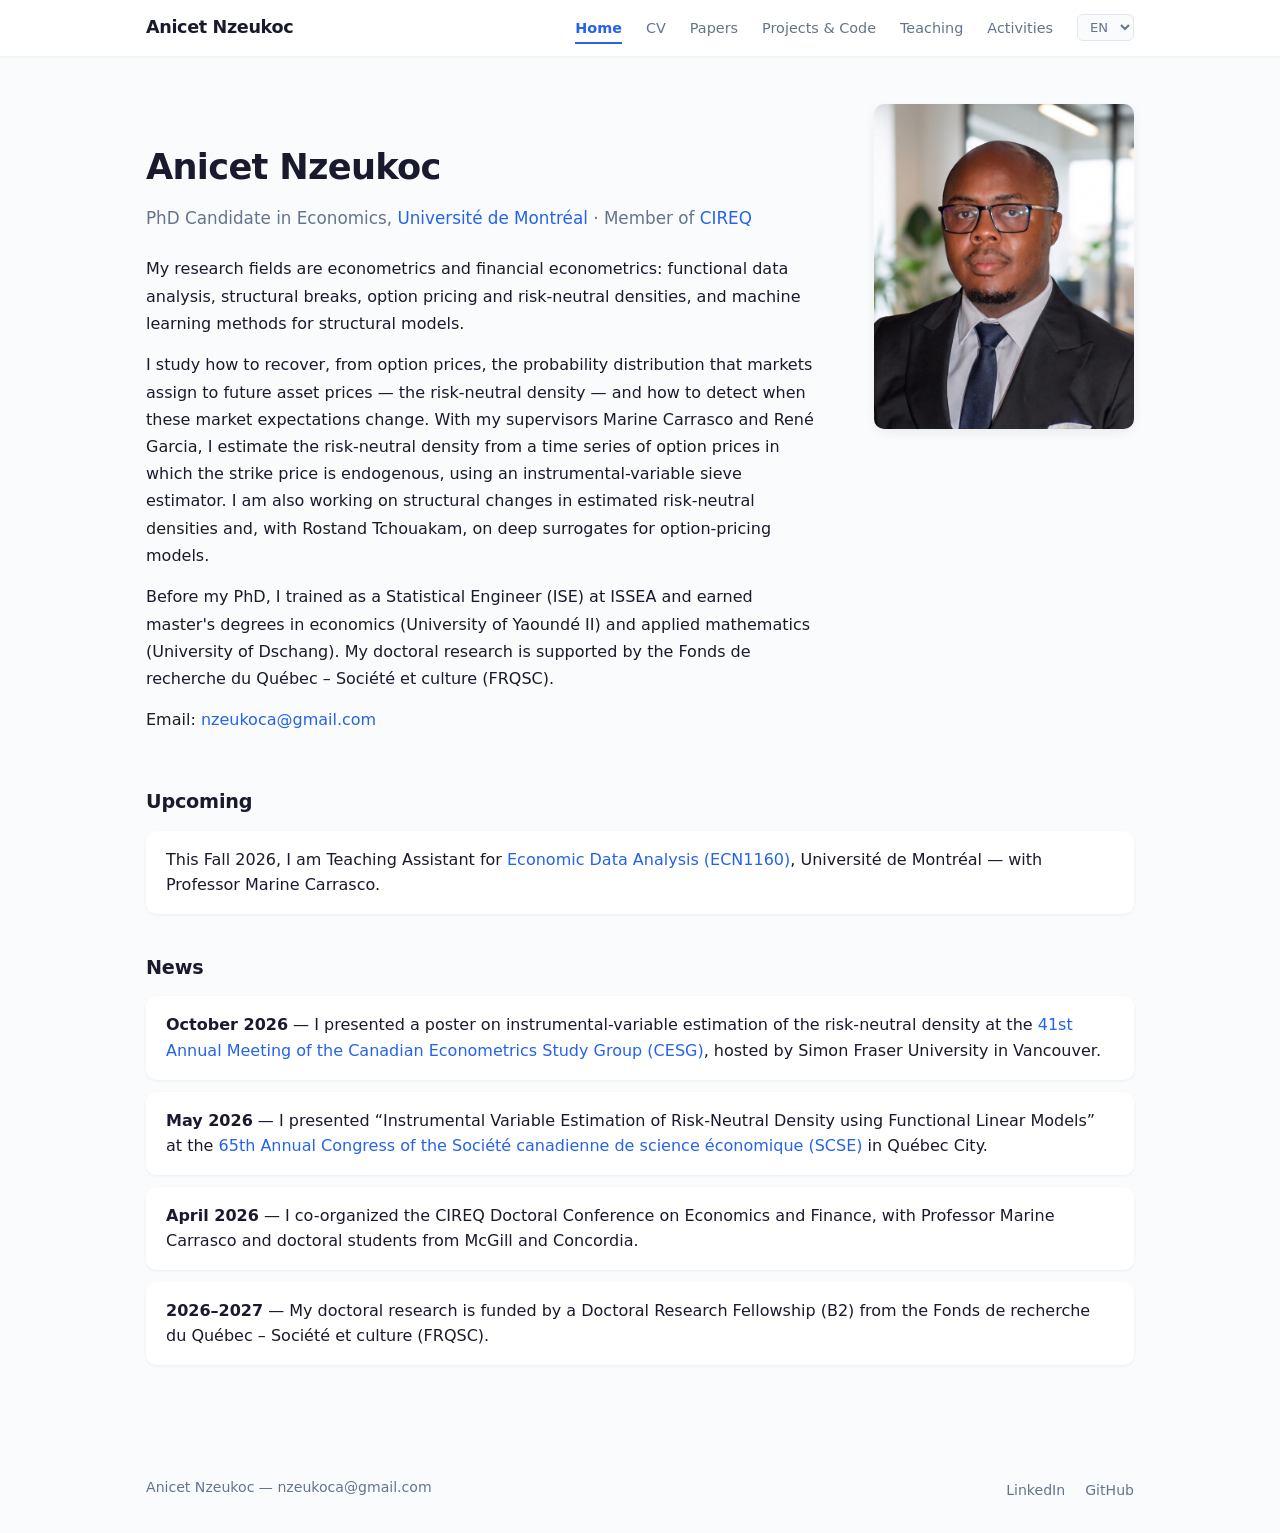
<file: index.html>
<!doctype html>
<html lang="en">
<head>
  <meta charset="utf-8" />
  <meta name="viewport" content="width=device-width, initial-scale=1" />
  <meta http-equiv="refresh" content="0; url=en/index.html" />
  <title>Anicet Nzeukoc</title>
</head>
<body>
  <p>Redirecting to <a href="en/index.html">English version</a>…</p>
</body>
</html>
</file>
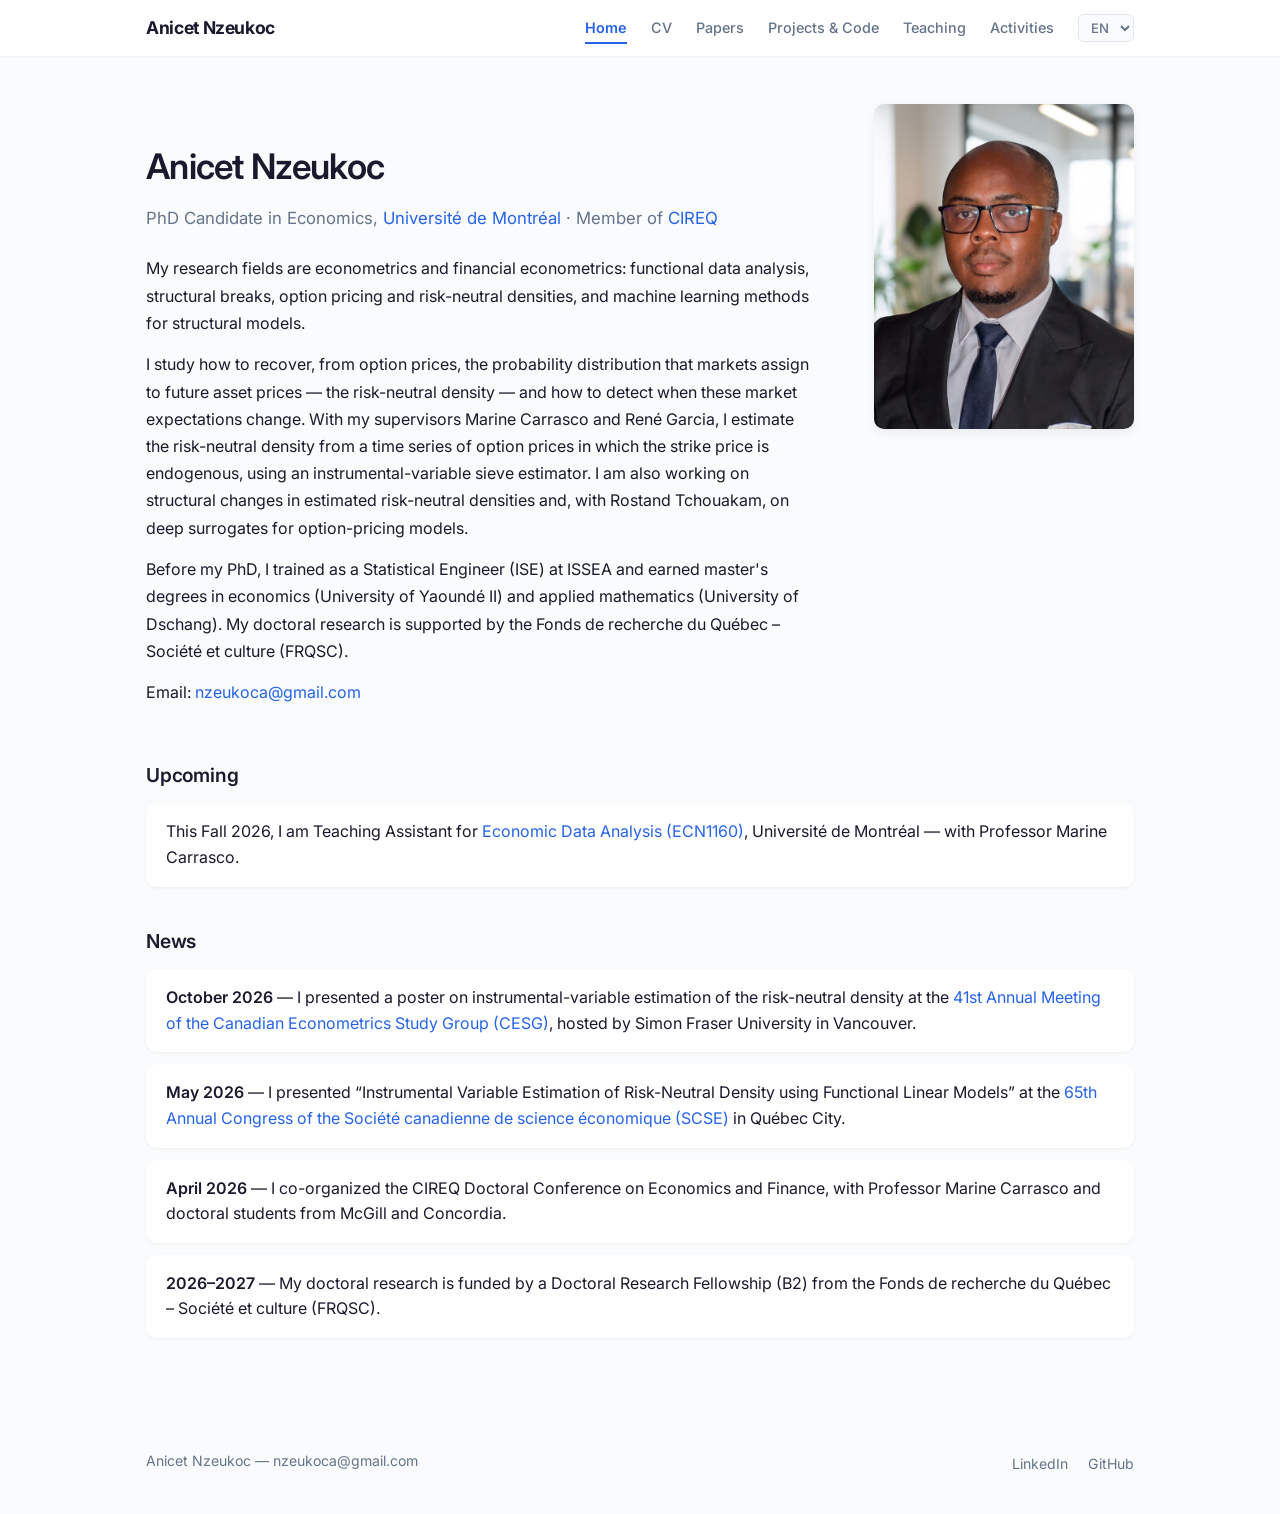
<file: en/index.html>
<!doctype html>
<html lang="en">
<head>
  <meta charset="utf-8" />
  <meta name="viewport" content="width=device-width, initial-scale=1" />
  <title>Anicet Nzeukoc</title>
  <meta name="description" content="Anicet Nzeukoc — PhD candidate in Economics at Université de Montréal. Research in financial econometrics, functional data analysis and risk-neutral density estimation." />
  <link rel="stylesheet" href="../assets/css/style.css" />
</head>
<body>

  <nav>
    <div class="wrap nav-inner">
      <a href="index.html" class="nav-brand">Anicet Nzeukoc</a>
      <div class="nav-links">
        <a href="index.html" class="active">Home</a>
        <a href="cv.html">CV</a>
        <a href="papers.html">Papers</a>
        <a href="projects.html">Projects &amp; Code</a>
        <a href="teaching.html">Teaching</a>
        <a href="activities.html">Activities</a>
        <select class="lang-select" aria-label="Language" onchange="location.href=this.value;">
          <option value="../en/index.html" selected>EN</option>
          <option value="../fr/index.html">FR</option>
        </select>
      </div>
    </div>
  </nav>

  <main>
    <div class="wrap">
      <div class="home-grid">
        <div>
          <div class="page-header">
            <h1>Anicet Nzeukoc</h1>
            <p class="subtitle">PhD Candidate in Economics, <a href="https://www.umontreal.ca" target="_blank" rel="noopener">Université de Montréal</a> &middot; Member of <a href="https://www.cireqmontreal.com" target="_blank" rel="noopener">CIREQ</a></p>
          </div>

          <p>My research fields are econometrics and financial econometrics: functional data analysis, structural breaks, option pricing and risk-neutral densities, and machine learning methods for structural models.</p>

          <p>I study how to recover, from option prices, the probability distribution that markets assign to future asset prices &mdash; the risk-neutral density &mdash; and how to detect when these market expectations change. With my supervisors Marine Carrasco and René Garcia, I estimate the risk-neutral density from a time series of option prices in which the strike price is endogenous, using an instrumental-variable sieve estimator. I am also working on structural changes in estimated risk-neutral densities and, with Rostand Tchouakam, on deep surrogates for option-pricing models.</p>

          <p>Before my PhD, I trained as a Statistical Engineer (ISE) at ISSEA and earned master's degrees in economics (University of Yaoundé II) and applied mathematics (University of Dschang). My doctoral research is supported by the Fonds de recherche du Québec &ndash; Société et culture (FRQSC).</p>

          <p>Email: <a href="mailto:nzeukoca@gmail.com">nzeukoca@gmail.com</a></p>
        </div>
        <div class="profile-col">
          <img class="profile-img" src="../assets/images/profile.jpg" alt="Anicet Nzeukoc" />
        </div>
      </div>

      <h2>Upcoming</h2>
      <div class="news-item">
        This Fall 2026, I am Teaching Assistant for <a href="https://admission.umontreal.ca/cours-et-horaires/cours/ecn-1160/" target="_blank" rel="noopener noreferrer">Economic Data Analysis (ECN1160)</a>, Université de Montréal &mdash; with Professor Marine Carrasco.
      </div>

      <h2>News</h2>
      <div class="news-item">
        <strong>October 2026</strong> &mdash; I presented a poster on instrumental-variable estimation of the risk-neutral density at the <a href="https://caneconometrics.ca/" target="_blank" rel="noopener">41st Annual Meeting of the Canadian Econometrics Study Group (CESG)</a>, hosted by Simon Fraser University in Vancouver.
      </div>
      <div class="news-item">
        <strong>May 2026</strong> &mdash; I presented &ldquo;Instrumental Variable Estimation of Risk-Neutral Density using Functional Linear Models&rdquo; at the <a href="https://editorialexpress.com/conference/SCSE2026/program/SCSE2026.html" target="_blank" rel="noopener">65th Annual Congress of the Société canadienne de science économique (SCSE)</a> in Québec City.
      </div>
      <div class="news-item">
        <strong>April 2026</strong> &mdash; I co-organized the CIREQ Doctoral Conference on Economics and Finance, with Professor Marine Carrasco and doctoral students from McGill and Concordia.
      </div>
      <div class="news-item">
        <strong>2026&ndash;2027</strong> &mdash; My doctoral research is funded by a Doctoral Research Fellowship (B2) from the Fonds de recherche du Québec &ndash; Société et culture (FRQSC).
      </div>
    </div>
  </main>

  <footer>
    <div class="wrap footer-inner">
      <p>Anicet Nzeukoc &mdash; <a href="mailto:nzeukoca@gmail.com">nzeukoca@gmail.com</a></p>
      <ul class="footer-links">
        <li><a href="https://www.linkedin.com/in/anicet-nzeukoc-660000156" target="_blank" rel="noopener">LinkedIn</a></li>
        <li><a href="https://github.com/AnicetNzeu" target="_blank" rel="noopener">GitHub</a></li>
      </ul>
    </div>
  </footer>

</body>
</html>
</file>
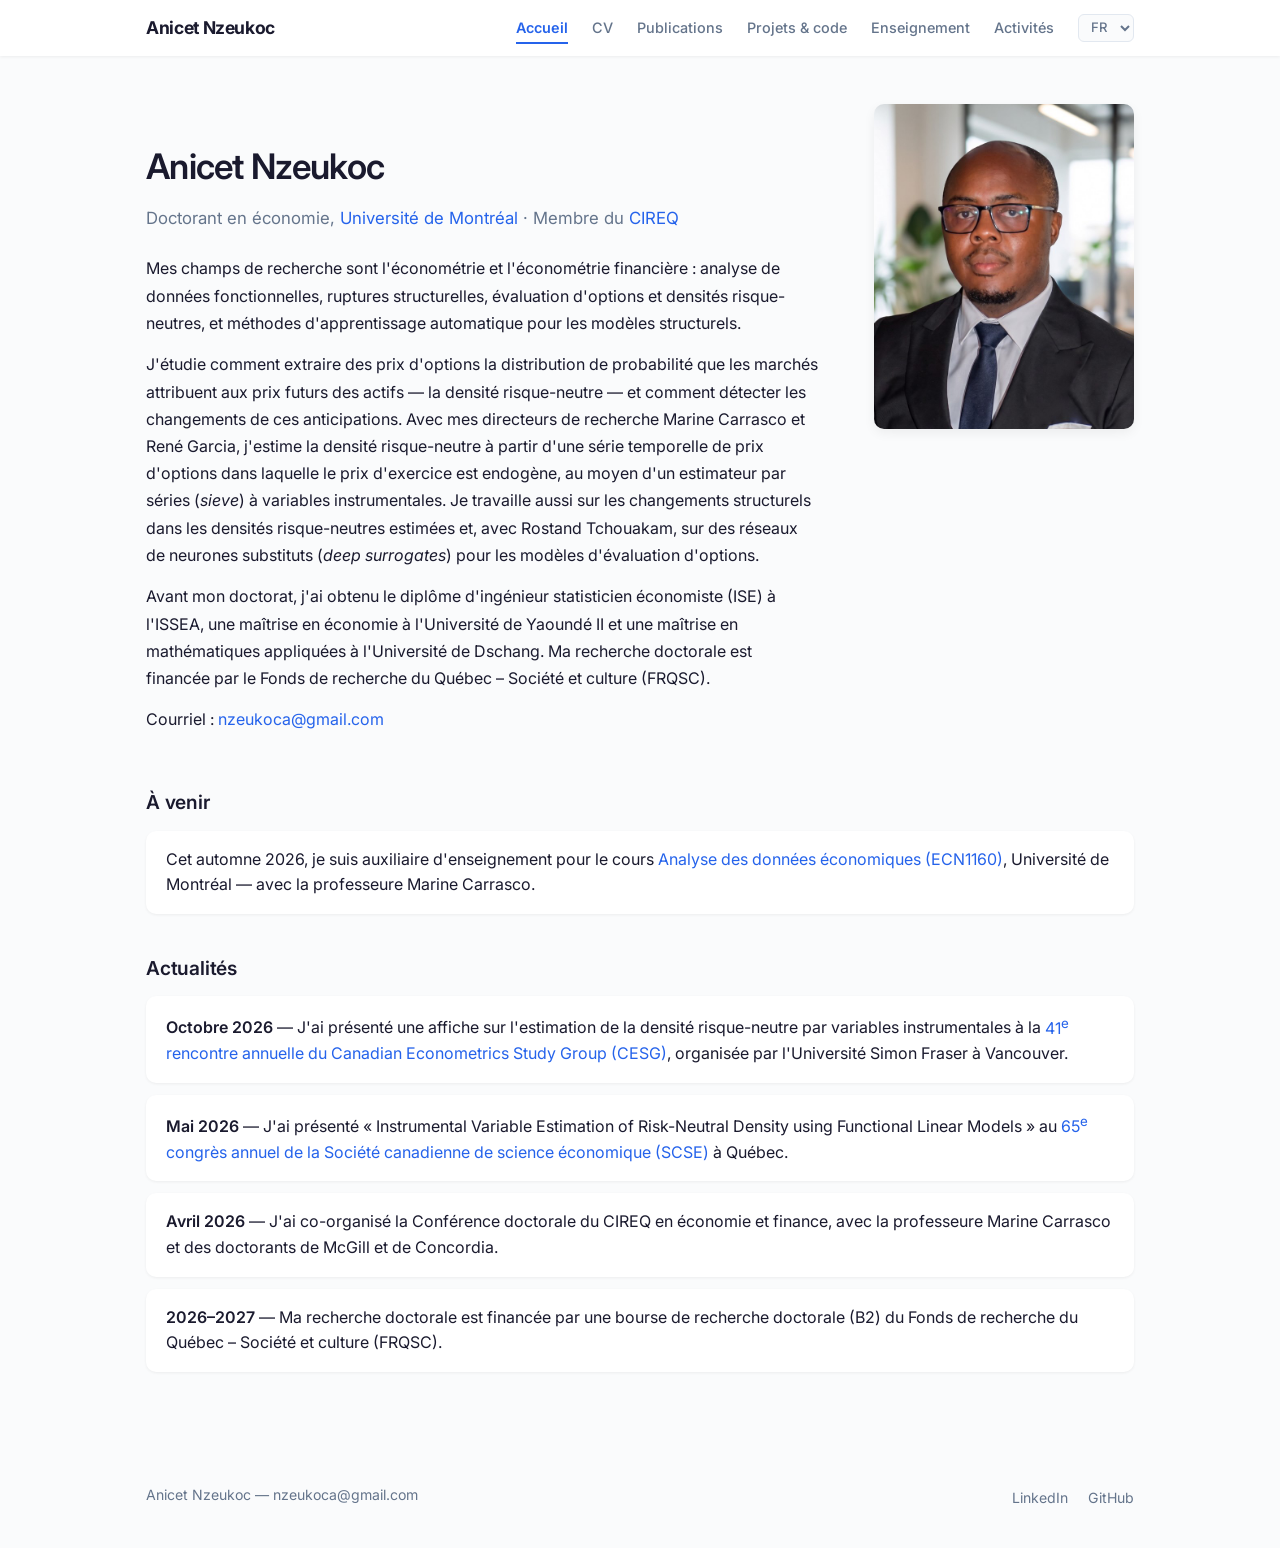
<file: fr/index.html>
<!doctype html>
<html lang="fr">
<head>
  <meta charset="utf-8" />
  <meta name="viewport" content="width=device-width, initial-scale=1" />
  <title>Anicet Nzeukoc</title>
  <meta name="description" content="Anicet Nzeukoc — Doctorant en économie à l'Université de Montréal. Recherche en économétrie financière, analyse de données fonctionnelles et estimation de densités risque-neutres." />
  <link rel="stylesheet" href="../assets/css/style.css" />
</head>
<body>

  <nav>
    <div class="wrap nav-inner">
      <a href="index.html" class="nav-brand">Anicet Nzeukoc</a>
      <div class="nav-links">
        <a href="index.html" class="active">Accueil</a>
        <a href="cv.html">CV</a>
        <a href="papers.html">Publications</a>
        <a href="projects.html">Projets &amp; code</a>
        <a href="teaching.html">Enseignement</a>
        <a href="activities.html">Activités</a>
        <select class="lang-select" aria-label="Language" onchange="location.href=this.value;">
          <option value="../en/index.html">EN</option>
          <option value="../fr/index.html" selected>FR</option>
        </select>
      </div>
    </div>
  </nav>

  <main>
    <div class="wrap">
      <div class="home-grid">
        <div>
          <div class="page-header">
            <h1>Anicet Nzeukoc</h1>
            <p class="subtitle">Doctorant en économie, <a href="https://www.umontreal.ca" target="_blank" rel="noopener">Université de Montréal</a> &middot; Membre du <a href="https://www.cireqmontreal.com" target="_blank" rel="noopener">CIREQ</a></p>
          </div>

          <p>Mes champs de recherche sont l'économétrie et l'économétrie financière&nbsp;: analyse de données fonctionnelles, ruptures structurelles, évaluation d'options et densités risque-neutres, et méthodes d'apprentissage automatique pour les modèles structurels.</p>

          <p>J'étudie comment extraire des prix d'options la distribution de probabilité que les marchés attribuent aux prix futurs des actifs &mdash; la densité risque-neutre &mdash; et comment détecter les changements de ces anticipations. Avec mes directeurs de recherche Marine Carrasco et René Garcia, j'estime la densité risque-neutre à partir d'une série temporelle de prix d'options dans laquelle le prix d'exercice est endogène, au moyen d'un estimateur par séries (<em>sieve</em>) à variables instrumentales. Je travaille aussi sur les changements structurels dans les densités risque-neutres estimées et, avec Rostand Tchouakam, sur des réseaux de neurones substituts (<em>deep surrogates</em>) pour les modèles d'évaluation d'options.</p>

          <p>Avant mon doctorat, j'ai obtenu le diplôme d'ingénieur statisticien économiste (ISE) à l'ISSEA, une maîtrise en économie à l'Université de Yaoundé II et une maîtrise en mathématiques appliquées à l'Université de Dschang. Ma recherche doctorale est financée par le Fonds de recherche du Québec &ndash; Société et culture (FRQSC).</p>

          <p>Courriel&nbsp;: <a href="mailto:nzeukoca@gmail.com">nzeukoca@gmail.com</a></p>
        </div>
        <div class="profile-col">
          <img class="profile-img" src="../assets/images/profile.jpg" alt="Anicet Nzeukoc" />
        </div>
      </div>

      <h2>À venir</h2>
      <div class="news-item">
        Cet automne 2026, je suis auxiliaire d'enseignement pour le cours <a href="https://admission.umontreal.ca/cours-et-horaires/cours/ecn-1160/" target="_blank" rel="noopener noreferrer">Analyse des données économiques (ECN1160)</a>, Université de Montréal &mdash; avec la professeure Marine Carrasco.
      </div>

      <h2>Actualités</h2>
      <div class="news-item">
        <strong>Octobre 2026</strong> &mdash; J'ai présenté une affiche sur l'estimation de la densité risque-neutre par variables instrumentales à la <a href="https://caneconometrics.ca/" target="_blank" rel="noopener">41<sup>e</sup> rencontre annuelle du Canadian Econometrics Study Group (CESG)</a>, organisée par l'Université Simon Fraser à Vancouver.
      </div>
      <div class="news-item">
        <strong>Mai 2026</strong> &mdash; J'ai présenté «&nbsp;Instrumental Variable Estimation of Risk-Neutral Density using Functional Linear Models&nbsp;» au <a href="https://editorialexpress.com/conference/SCSE2026/program/SCSE2026.html" target="_blank" rel="noopener">65<sup>e</sup> congrès annuel de la Société canadienne de science économique (SCSE)</a> à Québec.
      </div>
      <div class="news-item">
        <strong>Avril 2026</strong> &mdash; J'ai co-organisé la Conférence doctorale du CIREQ en économie et finance, avec la professeure Marine Carrasco et des doctorants de McGill et de Concordia.
      </div>
      <div class="news-item">
        <strong>2026&ndash;2027</strong> &mdash; Ma recherche doctorale est financée par une bourse de recherche doctorale (B2) du Fonds de recherche du Québec &ndash; Société et culture (FRQSC).
      </div>
    </div>
  </main>

  <footer>
    <div class="wrap footer-inner">
      <p>Anicet Nzeukoc &mdash; <a href="mailto:nzeukoca@gmail.com">nzeukoca@gmail.com</a></p>
      <ul class="footer-links">
        <li><a href="https://www.linkedin.com/in/anicet-nzeukoc-660000156" target="_blank" rel="noopener">LinkedIn</a></li>
        <li><a href="https://github.com/AnicetNzeu" target="_blank" rel="noopener">GitHub</a></li>
      </ul>
    </div>
  </footer>

</body>
</html>
</file>
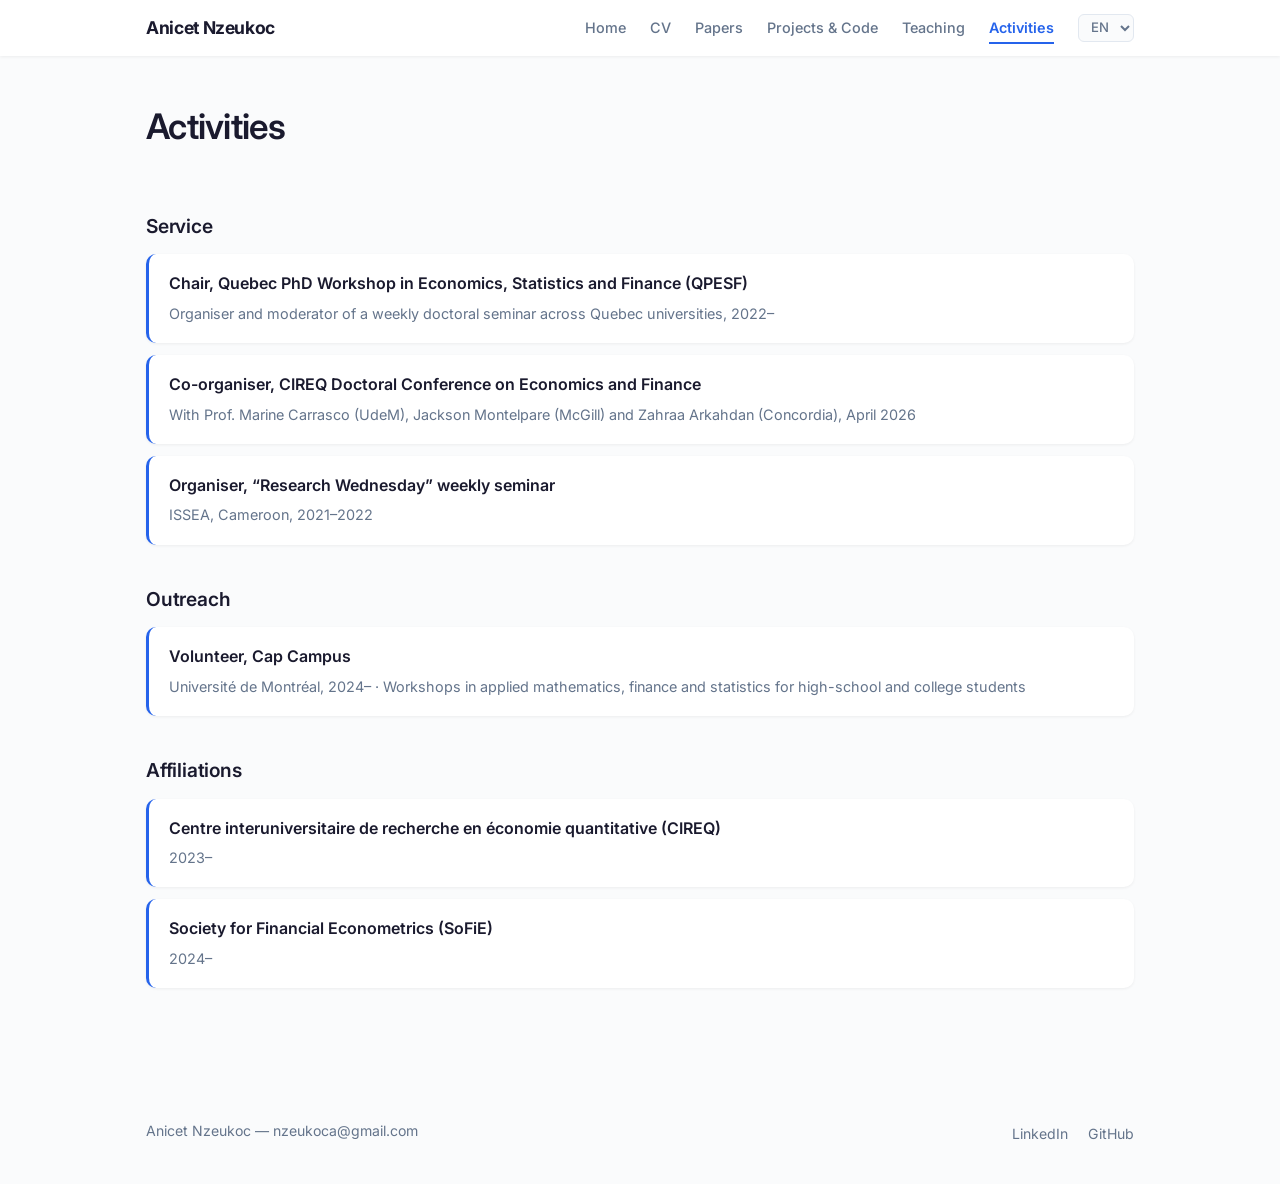
<file: en/activities.html>
<!doctype html>
<html lang="en">
<head>
  <meta charset="utf-8" />
  <meta name="viewport" content="width=device-width, initial-scale=1" />
  <title>Anicet Nzeukoc | Activities</title>
  <meta name="description" content="Anicet Nzeukoc — PhD candidate in Economics at Université de Montréal. Research in financial econometrics, functional data analysis and risk-neutral density estimation." />
  <link rel="stylesheet" href="../assets/css/style.css" />
</head>
<body>

  <nav>
    <div class="wrap nav-inner">
      <a href="index.html" class="nav-brand">Anicet Nzeukoc</a>
      <div class="nav-links">
        <a href="index.html">Home</a>
        <a href="cv.html">CV</a>
        <a href="papers.html">Papers</a>
        <a href="projects.html">Projects &amp; Code</a>
        <a href="teaching.html">Teaching</a>
        <a href="activities.html" class="active">Activities</a>
        <select class="lang-select" aria-label="Language" onchange="location.href=this.value;">
          <option value="../en/activities.html" selected>EN</option>
          <option value="../fr/activities.html">FR</option>
        </select>
      </div>
    </div>
  </nav>

  <main>
    <div class="wrap">
      <div class="page-header">
        <h1>Activities</h1>
      </div>

      <section class="cv-section">
        <h2>Service</h2>
        <div class="cv-item">
          <strong>Chair, Quebec PhD Workshop in Economics, Statistics and Finance (QPESF)</strong>
          <span class="meta">Organiser and moderator of a weekly doctoral seminar across Quebec universities, 2022&ndash;</span>
        </div>
        <div class="cv-item">
          <strong>Co-organiser, CIREQ Doctoral Conference on Economics and Finance</strong>
          <span class="meta">With Prof. Marine Carrasco (UdeM), Jackson Montelpare (McGill) and Zahraa Arkahdan (Concordia), April 2026</span>
        </div>
        <div class="cv-item">
          <strong>Organiser, &ldquo;Research Wednesday&rdquo; weekly seminar</strong>
          <span class="meta">ISSEA, Cameroon, 2021&ndash;2022</span>
        </div>
      </section>

      <section class="cv-section">
        <h2>Outreach</h2>
        <div class="cv-item">
          <strong>Volunteer, Cap Campus</strong>
          <span class="meta">Université de Montréal, 2024&ndash; &middot; Workshops in applied mathematics, finance and statistics for high-school and college students</span>
        </div>
      </section>

      <section class="cv-section">
        <h2>Affiliations</h2>
        <div class="cv-item">
          <strong>Centre interuniversitaire de recherche en économie quantitative (CIREQ)</strong>
          <span class="meta">2023&ndash;</span>
        </div>
        <div class="cv-item">
          <strong>Society for Financial Econometrics (SoFiE)</strong>
          <span class="meta">2024&ndash;</span>
        </div>
      </section>
    </div>
  </main>

  <footer>
    <div class="wrap footer-inner">
      <p>Anicet Nzeukoc &mdash; <a href="mailto:nzeukoca@gmail.com">nzeukoca@gmail.com</a></p>
      <ul class="footer-links">
        <li><a href="https://www.linkedin.com/in/anicet-nzeukoc-660000156" target="_blank" rel="noopener">LinkedIn</a></li>
        <li><a href="https://github.com/AnicetNzeu" target="_blank" rel="noopener">GitHub</a></li>
      </ul>
    </div>
  </footer>

</body>
</html>
</file>
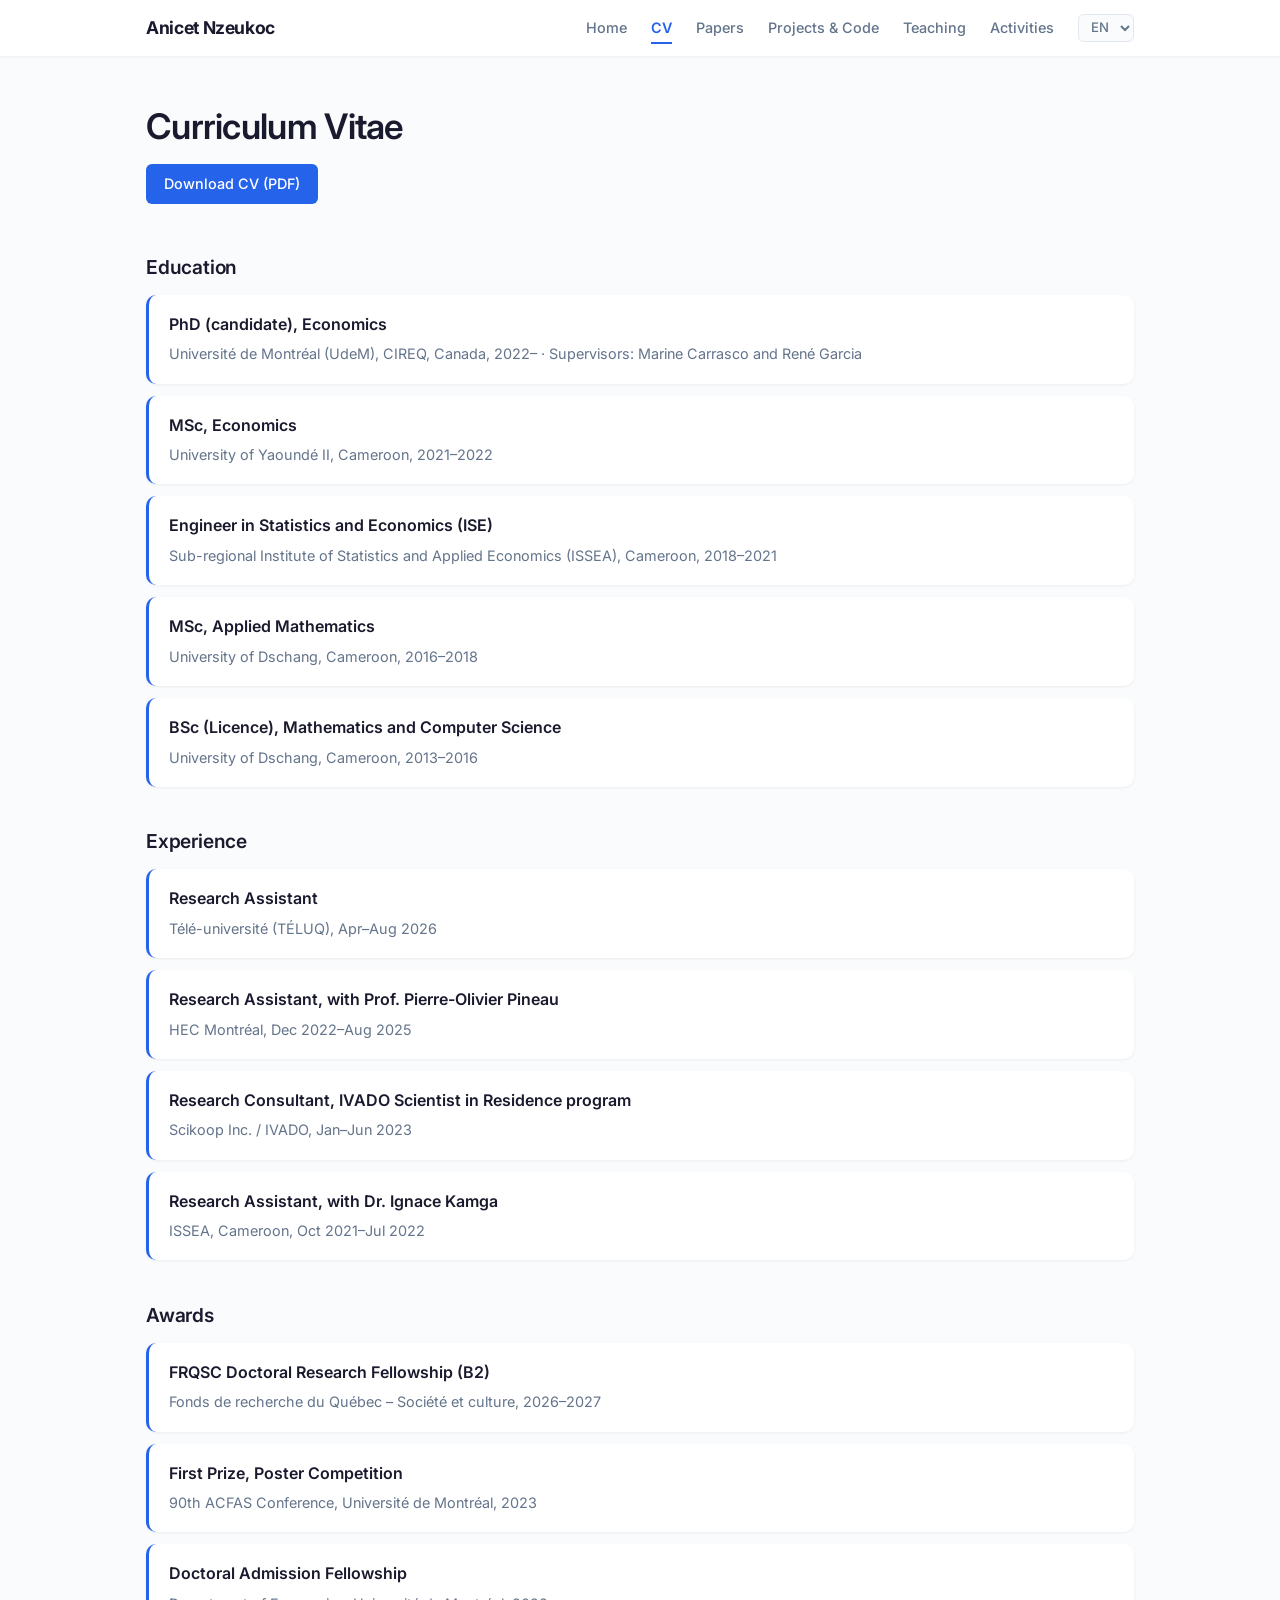
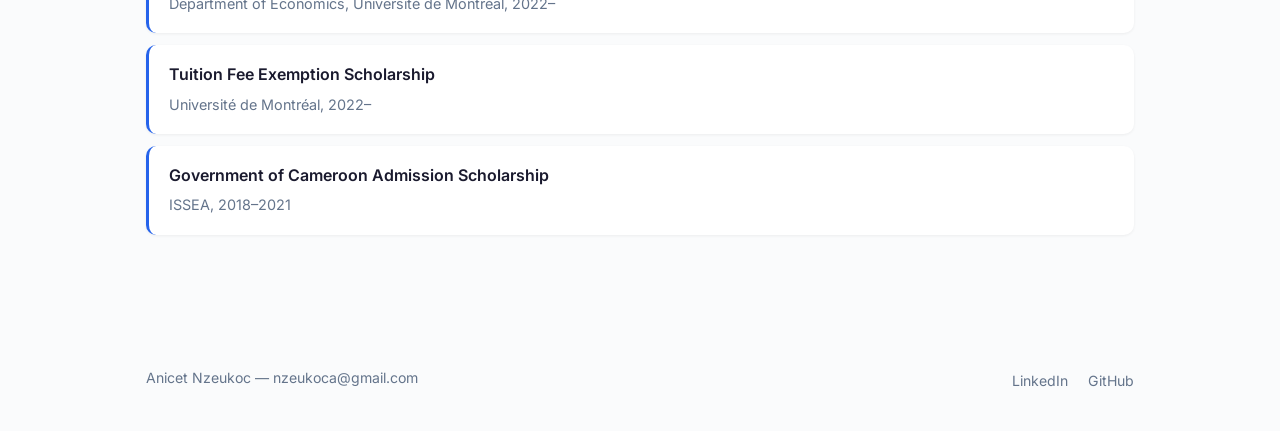
<file: en/cv.html>
<!doctype html>
<html lang="en">
<head>
  <meta charset="utf-8" />
  <meta name="viewport" content="width=device-width, initial-scale=1" />
  <title>Anicet Nzeukoc | CV</title>
  <meta name="description" content="Anicet Nzeukoc — PhD candidate in Economics at Université de Montréal. Research in financial econometrics, functional data analysis and risk-neutral density estimation." />
  <link rel="stylesheet" href="../assets/css/style.css" />
</head>
<body>

  <nav>
    <div class="wrap nav-inner">
      <a href="index.html" class="nav-brand">Anicet Nzeukoc</a>
      <div class="nav-links">
        <a href="index.html">Home</a>
        <a href="cv.html" class="active">CV</a>
        <a href="papers.html">Papers</a>
        <a href="projects.html">Projects &amp; Code</a>
        <a href="teaching.html">Teaching</a>
        <a href="activities.html">Activities</a>
        <select class="lang-select" aria-label="Language" onchange="location.href=this.value;">
          <option value="../en/cv.html" selected>EN</option>
          <option value="../fr/cv.html">FR</option>
        </select>
      </div>
    </div>
  </nav>

  <main>
    <div class="wrap">
      <div class="page-header">
        <h1>Curriculum Vitae</h1>
        <a href="../assets/Anicet_Nzeukoc_CV.pdf" download class="btn">Download CV (PDF)</a>
      </div>

      <section class="cv-section">
        <h2>Education</h2>
        <div class="cv-item">
          <strong>PhD (candidate), Economics</strong>
          <span class="meta">Université de Montréal (UdeM), CIREQ, Canada, 2022&ndash; &middot; Supervisors: Marine Carrasco and René Garcia</span>
        </div>
        <div class="cv-item">
          <strong>MSc, Economics</strong>
          <span class="meta">University of Yaoundé II, Cameroon, 2021&ndash;2022</span>
        </div>
        <div class="cv-item">
          <strong>Engineer in Statistics and Economics (ISE)</strong>
          <span class="meta">Sub-regional Institute of Statistics and Applied Economics (ISSEA), Cameroon, 2018&ndash;2021</span>
        </div>
        <div class="cv-item">
          <strong>MSc, Applied Mathematics</strong>
          <span class="meta">University of Dschang, Cameroon, 2016&ndash;2018</span>
        </div>
        <div class="cv-item">
          <strong>BSc (Licence), Mathematics and Computer Science</strong>
          <span class="meta">University of Dschang, Cameroon, 2013&ndash;2016</span>
        </div>
      </section>

      <section class="cv-section">
        <h2>Experience</h2>
        <div class="cv-item">
          <strong>Research Assistant</strong>
          <span class="meta">Télé-université (TÉLUQ), Apr&ndash;Aug 2026</span>
        </div>
        <div class="cv-item">
          <strong>Research Assistant, with Prof. Pierre-Olivier Pineau</strong>
          <span class="meta">HEC Montréal, Dec 2022&ndash;Aug 2025</span>
        </div>
        <div class="cv-item">
          <strong>Research Consultant, IVADO Scientist in Residence program</strong>
          <span class="meta">Scikoop Inc. / IVADO, Jan&ndash;Jun 2023</span>
        </div>
        <div class="cv-item">
          <strong>Research Assistant, with Dr. Ignace Kamga</strong>
          <span class="meta">ISSEA, Cameroon, Oct 2021&ndash;Jul 2022</span>
        </div>
      </section>

      <section class="cv-section">
        <h2>Awards</h2>
        <div class="cv-item">
          <strong>FRQSC Doctoral Research Fellowship (B2)</strong>
          <span class="meta">Fonds de recherche du Québec &ndash; Société et culture, 2026&ndash;2027</span>
        </div>
        <div class="cv-item">
          <strong>First Prize, Poster Competition</strong>
          <span class="meta">90th ACFAS Conference, Université de Montréal, 2023</span>
        </div>
        <div class="cv-item">
          <strong>Doctoral Admission Fellowship</strong>
          <span class="meta">Department of Economics, Université de Montréal, 2022&ndash;</span>
        </div>
        <div class="cv-item">
          <strong>Tuition Fee Exemption Scholarship</strong>
          <span class="meta">Université de Montréal, 2022&ndash;</span>
        </div>
        <div class="cv-item">
          <strong>Government of Cameroon Admission Scholarship</strong>
          <span class="meta">ISSEA, 2018&ndash;2021</span>
        </div>
      </section>
    </div>
  </main>

  <footer>
    <div class="wrap footer-inner">
      <p>Anicet Nzeukoc &mdash; <a href="mailto:nzeukoca@gmail.com">nzeukoca@gmail.com</a></p>
      <ul class="footer-links">
        <li><a href="https://www.linkedin.com/in/anicet-nzeukoc-660000156" target="_blank" rel="noopener">LinkedIn</a></li>
        <li><a href="https://github.com/AnicetNzeu" target="_blank" rel="noopener">GitHub</a></li>
      </ul>
    </div>
  </footer>

</body>
</html>
</file>
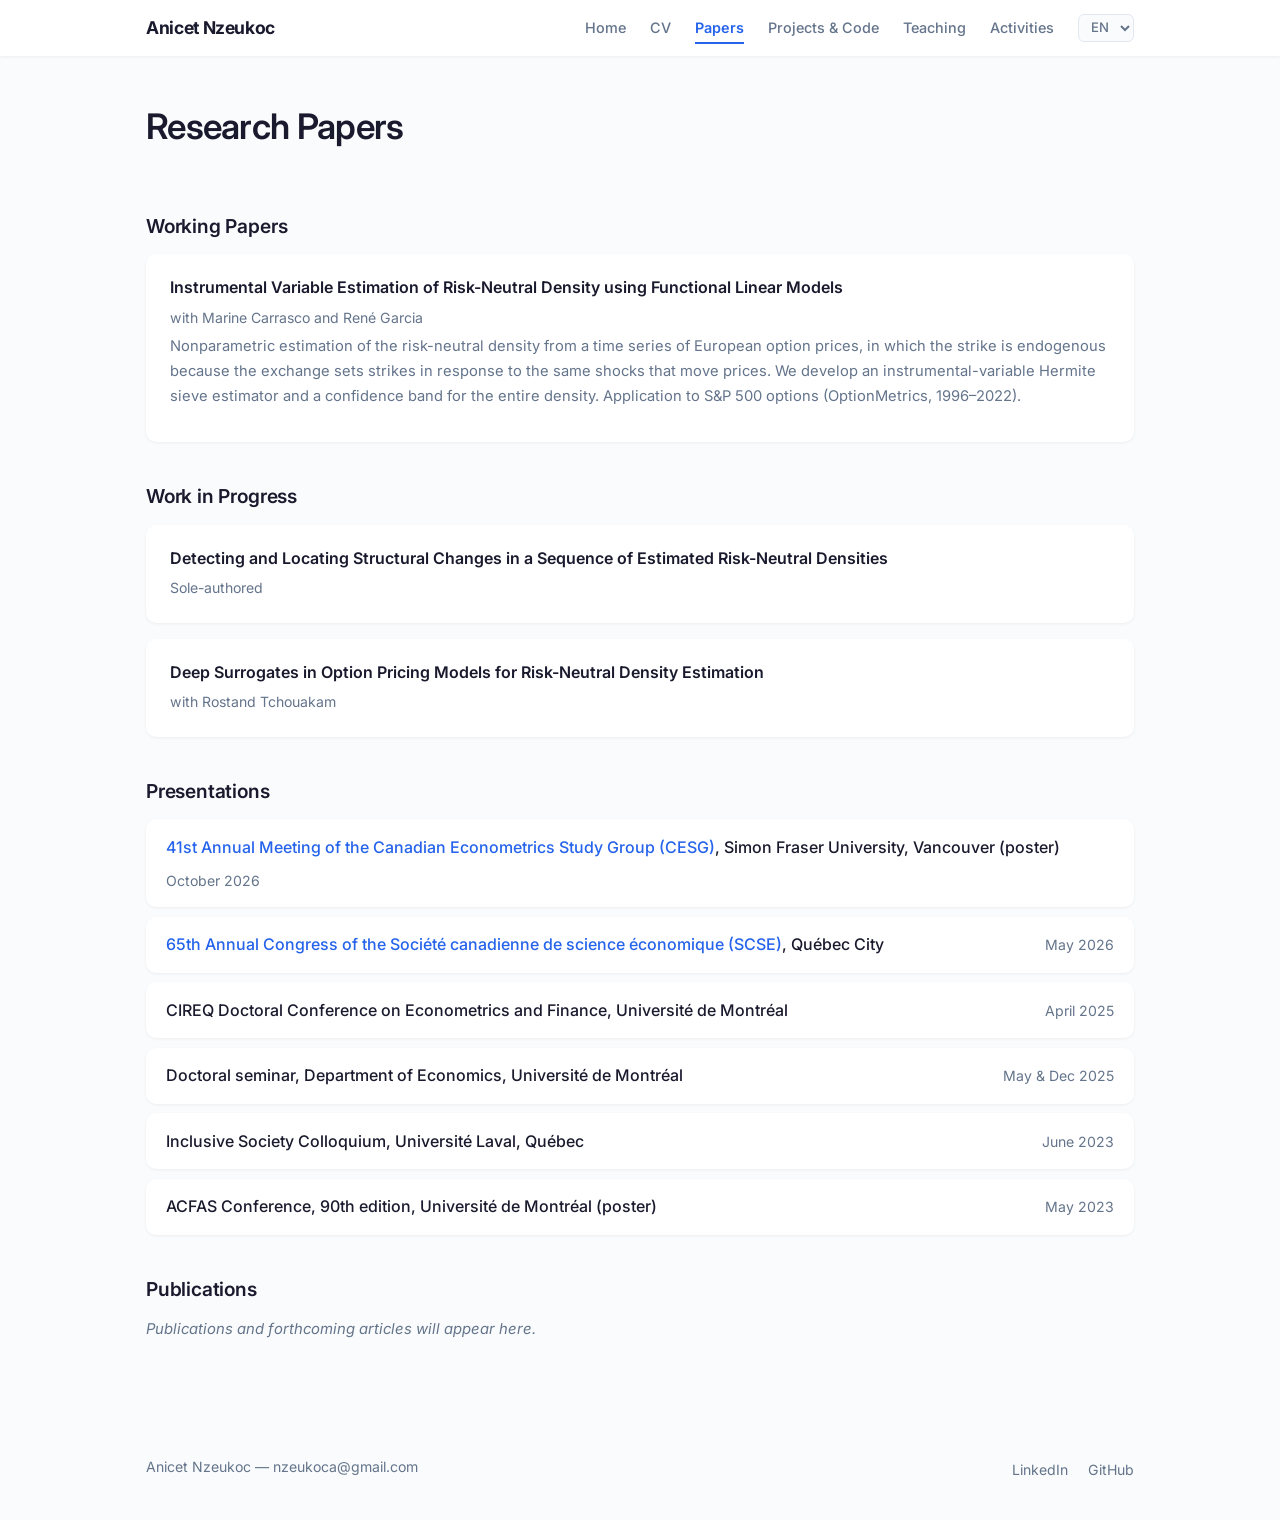
<file: en/papers.html>
<!doctype html>
<html lang="en">
<head>
  <meta charset="utf-8" />
  <meta name="viewport" content="width=device-width, initial-scale=1" />
  <title>Anicet Nzeukoc | Papers</title>
  <meta name="description" content="Anicet Nzeukoc — PhD candidate in Economics at Université de Montréal. Research in financial econometrics, functional data analysis and risk-neutral density estimation." />
  <link rel="stylesheet" href="../assets/css/style.css" />
</head>
<body>

  <nav>
    <div class="wrap nav-inner">
      <a href="index.html" class="nav-brand">Anicet Nzeukoc</a>
      <div class="nav-links">
        <a href="index.html">Home</a>
        <a href="cv.html">CV</a>
        <a href="papers.html" class="active">Papers</a>
        <a href="projects.html">Projects &amp; Code</a>
        <a href="teaching.html">Teaching</a>
        <a href="activities.html">Activities</a>
        <select class="lang-select" aria-label="Language" onchange="location.href=this.value;">
          <option value="../en/papers.html" selected>EN</option>
          <option value="../fr/papers.html">FR</option>
        </select>
      </div>
    </div>
  </nav>

  <main>
    <div class="wrap">
      <div class="page-header">
        <h1>Research Papers</h1>
      </div>

      <h2>Working Papers</h2>
      <div class="card">
        <div class="card-title">Instrumental Variable Estimation of Risk-Neutral Density using Functional Linear Models</div>
        <div class="card-meta">with Marine Carrasco and René Garcia</div>
        <p class="card-desc">Nonparametric estimation of the risk-neutral density from a time series of European option prices, in which the strike is endogenous because the exchange sets strikes in response to the same shocks that move prices. We develop an instrumental-variable Hermite sieve estimator and a confidence band for the entire density. Application to S&amp;P&nbsp;500 options (OptionMetrics, 1996&ndash;2022).</p>
      </div>

      <h2>Work in Progress</h2>
      <div class="card">
        <div class="card-title">Detecting and Locating Structural Changes in a Sequence of Estimated Risk-Neutral Densities</div>
        <div class="card-meta">Sole-authored</div>
      </div>
      <div class="card">
        <div class="card-title">Deep Surrogates in Option Pricing Models for Risk-Neutral Density Estimation</div>
        <div class="card-meta">with Rostand Tchouakam</div>
      </div>

      <h2>Presentations</h2>
      <ul class="teaching-list">
        <li>
          <span class="course"><a href="https://caneconometrics.ca/" target="_blank" rel="noopener">41st Annual Meeting of the Canadian Econometrics Study Group (CESG)</a>, Simon Fraser University, Vancouver (poster)</span>
          <span class="term">October 2026</span>
        </li>
        <li>
          <span class="course"><a href="https://editorialexpress.com/conference/SCSE2026/program/SCSE2026.html" target="_blank" rel="noopener">65th Annual Congress of the Société canadienne de science économique (SCSE)</a>, Québec City</span>
          <span class="term">May 2026</span>
        </li>
        <li>
          <span class="course">CIREQ Doctoral Conference on Econometrics and Finance, Université de Montréal</span>
          <span class="term">April 2025</span>
        </li>
        <li>
          <span class="course">Doctoral seminar, Department of Economics, Université de Montréal</span>
          <span class="term">May &amp; Dec 2025</span>
        </li>
        <li>
          <span class="course">Inclusive Society Colloquium, Université Laval, Québec</span>
          <span class="term">June 2023</span>
        </li>
        <li>
          <span class="course">ACFAS Conference, 90th edition, Université de Montréal (poster)</span>
          <span class="term">May 2023</span>
        </li>
      </ul>

      <h2>Publications</h2>
      <p class="placeholder">Publications and forthcoming articles will appear here.</p>
    </div>
  </main>

  <footer>
    <div class="wrap footer-inner">
      <p>Anicet Nzeukoc &mdash; <a href="mailto:nzeukoca@gmail.com">nzeukoca@gmail.com</a></p>
      <ul class="footer-links">
        <li><a href="https://www.linkedin.com/in/anicet-nzeukoc-660000156" target="_blank" rel="noopener">LinkedIn</a></li>
        <li><a href="https://github.com/AnicetNzeu" target="_blank" rel="noopener">GitHub</a></li>
      </ul>
    </div>
  </footer>

</body>
</html>
</file>
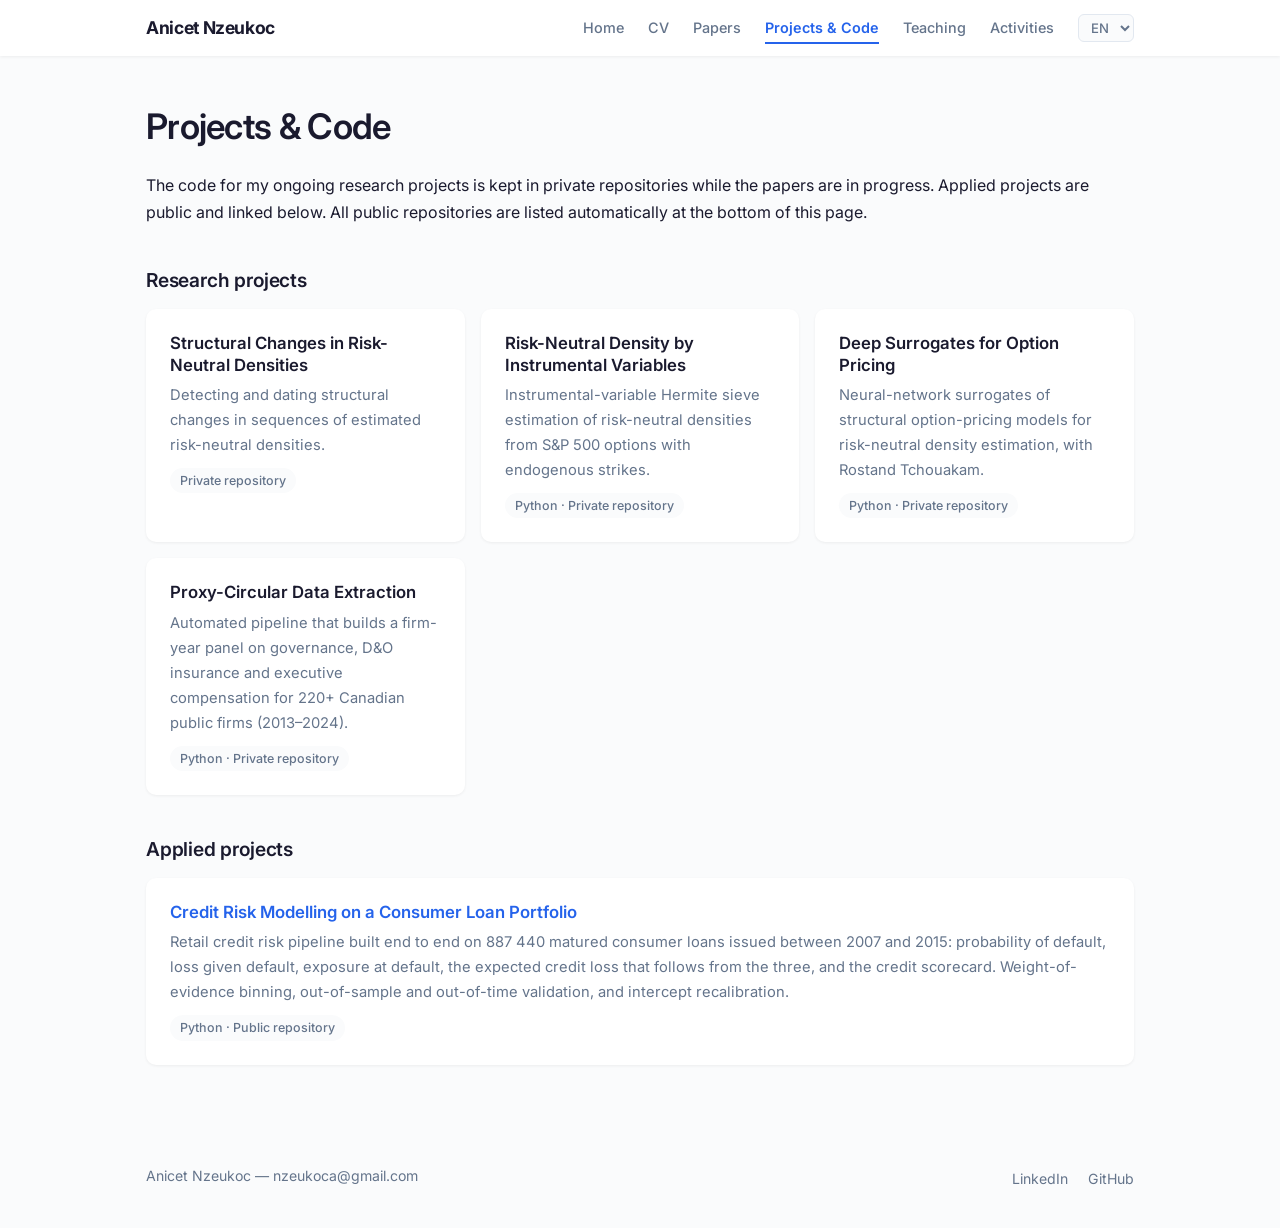
<file: en/projects.html>
<!doctype html>
<html lang="en">
<head>
  <meta charset="utf-8" />
  <meta name="viewport" content="width=device-width, initial-scale=1" />
  <title>Anicet Nzeukoc | Projects &amp; Code</title>
  <meta name="description" content="Anicet Nzeukoc — PhD candidate in Economics at Université de Montréal. Research in financial econometrics, functional data analysis and risk-neutral density estimation." />
  <link rel="stylesheet" href="../assets/css/style.css" />
  <script src="../assets/js/repos.js" defer></script>
</head>
<body>

  <nav>
    <div class="wrap nav-inner">
      <a href="index.html" class="nav-brand">Anicet Nzeukoc</a>
      <div class="nav-links">
        <a href="index.html">Home</a>
        <a href="cv.html">CV</a>
        <a href="papers.html">Papers</a>
        <a href="projects.html" class="active">Projects &amp; Code</a>
        <a href="teaching.html">Teaching</a>
        <a href="activities.html">Activities</a>
        <select class="lang-select" aria-label="Language" onchange="location.href=this.value;">
          <option value="../en/projects.html" selected>EN</option>
          <option value="../fr/projects.html">FR</option>
        </select>
      </div>
    </div>
  </nav>

  <main>
    <div class="wrap">
      <div class="page-header">
        <h1>Projects &amp; Code</h1>
      </div>

      <p>The code for my ongoing research projects is kept in private repositories while the papers are in progress. Applied projects are public and linked below. All public repositories are listed automatically at the bottom of this page.</p>

      <h2>Research projects</h2>
      <div class="project-grid">
        <div class="project-card">
          <h3>Structural Changes in Risk-Neutral Densities</h3>
          <p>Detecting and dating structural changes in sequences of estimated risk-neutral densities.</p>
          <span class="tag">Private repository</span>
        </div>
        <div class="project-card">
          <h3>Risk-Neutral Density by Instrumental Variables</h3>
          <p>Instrumental-variable Hermite sieve estimation of risk-neutral densities from S&amp;P&nbsp;500 options with endogenous strikes.</p>
          <span class="tag">Python &middot; Private repository</span>
        </div>
        <div class="project-card">
          <h3>Deep Surrogates for Option Pricing</h3>
          <p>Neural-network surrogates of structural option-pricing models for risk-neutral density estimation, with Rostand Tchouakam.</p>
          <span class="tag">Python &middot; Private repository</span>
        </div>
        <div class="project-card">
          <h3>Proxy-Circular Data Extraction</h3>
          <p>Automated pipeline that builds a firm-year panel on governance, D&amp;O insurance and executive compensation for 220+ Canadian public firms (2013&ndash;2024).</p>
          <span class="tag">Python &middot; Private repository</span>
        </div>
      </div>

      <h2>Applied projects</h2>
      <div class="project-grid">
        <div class="project-card">
          <h3><a href="https://github.com/AnicetNzeu/credit-risk-modeling" target="_blank" rel="noopener">Credit Risk Modelling on a Consumer Loan Portfolio</a></h3>
          <p>Retail credit risk pipeline built end to end on 887&nbsp;440 matured consumer loans issued between 2007 and 2015: probability of default, loss given default, exposure at default, the expected credit loss that follows from the three, and the credit scorecard. Weight-of-evidence binning, out-of-sample and out-of-time validation, and intercept recalibration.</p>
          <span class="tag">Python &middot; Public repository</span>
        </div>
      </div>

      <section id="public-repos" hidden>
        <h2>Public repositories</h2>
        <div class="project-grid" id="repo-grid"></div>
      </section>
    </div>
  </main>

  <footer>
    <div class="wrap footer-inner">
      <p>Anicet Nzeukoc &mdash; <a href="mailto:nzeukoca@gmail.com">nzeukoca@gmail.com</a></p>
      <ul class="footer-links">
        <li><a href="https://www.linkedin.com/in/anicet-nzeukoc-660000156" target="_blank" rel="noopener">LinkedIn</a></li>
        <li><a href="https://github.com/AnicetNzeu" target="_blank" rel="noopener">GitHub</a></li>
      </ul>
    </div>
  </footer>

</body>
</html>
</file>
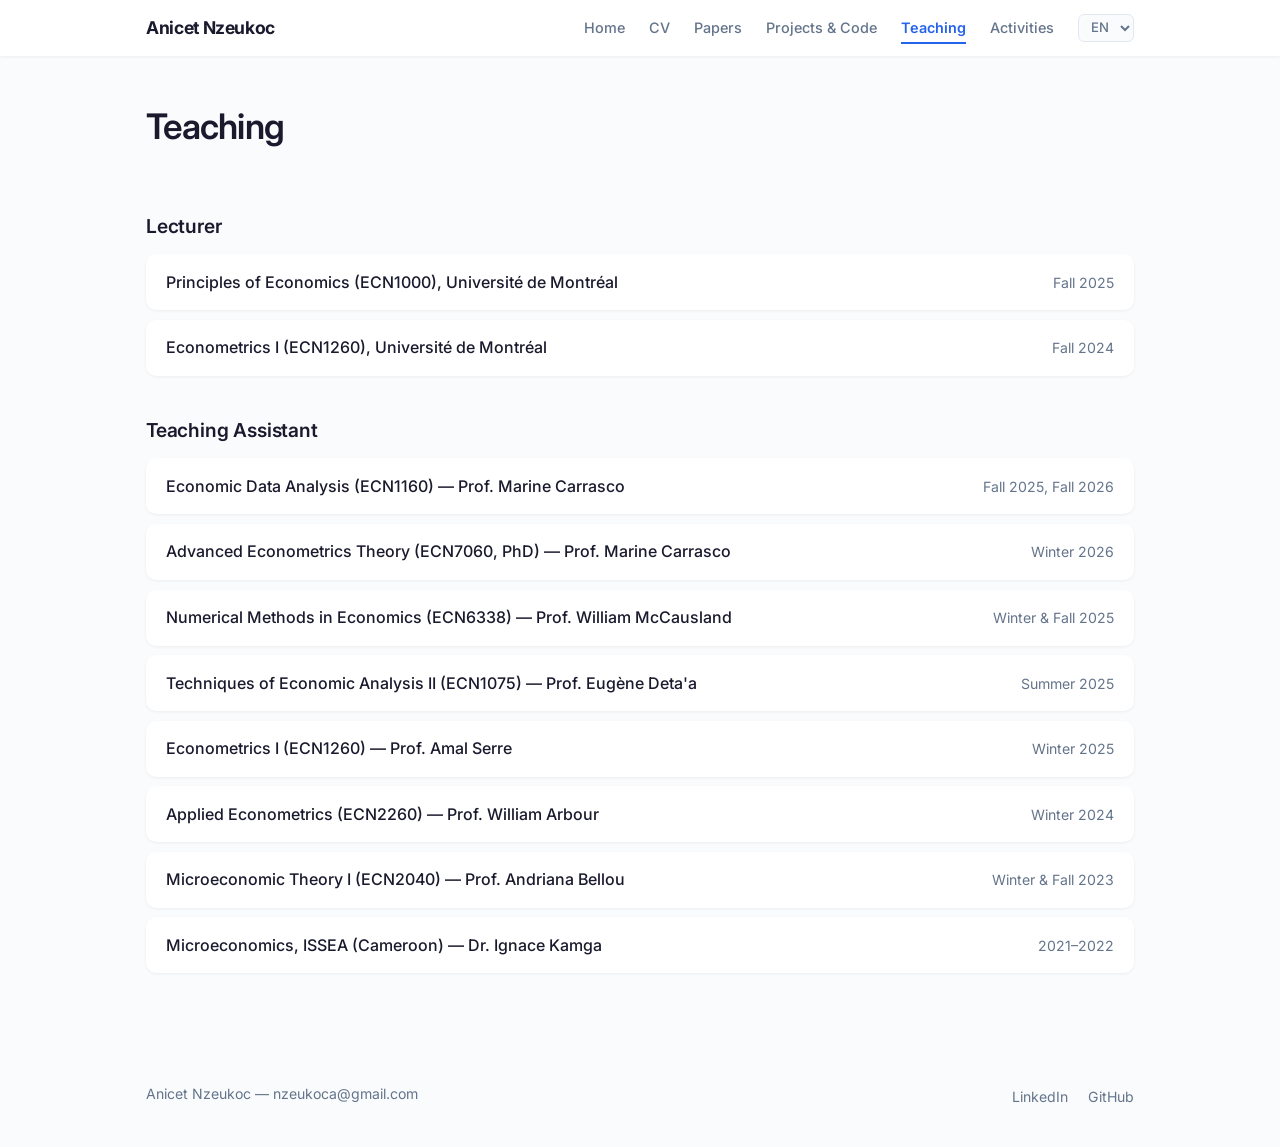
<file: en/teaching.html>
<!doctype html>
<html lang="en">
<head>
  <meta charset="utf-8" />
  <meta name="viewport" content="width=device-width, initial-scale=1" />
  <title>Anicet Nzeukoc | Teaching</title>
  <meta name="description" content="Anicet Nzeukoc — PhD candidate in Economics at Université de Montréal. Research in financial econometrics, functional data analysis and risk-neutral density estimation." />
  <link rel="stylesheet" href="../assets/css/style.css" />
</head>
<body>

  <nav>
    <div class="wrap nav-inner">
      <a href="index.html" class="nav-brand">Anicet Nzeukoc</a>
      <div class="nav-links">
        <a href="index.html">Home</a>
        <a href="cv.html">CV</a>
        <a href="papers.html">Papers</a>
        <a href="projects.html">Projects &amp; Code</a>
        <a href="teaching.html" class="active">Teaching</a>
        <a href="activities.html">Activities</a>
        <select class="lang-select" aria-label="Language" onchange="location.href=this.value;">
          <option value="../en/teaching.html" selected>EN</option>
          <option value="../fr/teaching.html">FR</option>
        </select>
      </div>
    </div>
  </nav>

  <main>
    <div class="wrap">
      <div class="page-header">
        <h1>Teaching</h1>
      </div>

      <h2>Lecturer</h2>
      <ul class="teaching-list">
        <li>
          <span class="course">Principles of Economics (ECN1000), Université de Montréal</span>
          <span class="term">Fall 2025</span>
        </li>
        <li>
          <span class="course">Econometrics I (ECN1260), Université de Montréal</span>
          <span class="term">Fall 2024</span>
        </li>
      </ul>

      <h2>Teaching Assistant</h2>
      <ul class="teaching-list">
        <li>
          <span class="course">Economic Data Analysis (ECN1160) &mdash; Prof. Marine Carrasco</span>
          <span class="term">Fall 2025, Fall 2026</span>
        </li>
        <li>
          <span class="course">Advanced Econometrics Theory (ECN7060, PhD) &mdash; Prof. Marine Carrasco</span>
          <span class="term">Winter 2026</span>
        </li>
        <li>
          <span class="course">Numerical Methods in Economics (ECN6338) &mdash; Prof. William McCausland</span>
          <span class="term">Winter &amp; Fall 2025</span>
        </li>
        <li>
          <span class="course">Techniques of Economic Analysis II (ECN1075) &mdash; Prof. Eugène Deta'a</span>
          <span class="term">Summer 2025</span>
        </li>
        <li>
          <span class="course">Econometrics I (ECN1260) &mdash; Prof. Amal Serre</span>
          <span class="term">Winter 2025</span>
        </li>
        <li>
          <span class="course">Applied Econometrics (ECN2260) &mdash; Prof. William Arbour</span>
          <span class="term">Winter 2024</span>
        </li>
        <li>
          <span class="course">Microeconomic Theory I (ECN2040) &mdash; Prof. Andriana Bellou</span>
          <span class="term">Winter &amp; Fall 2023</span>
        </li>
        <li>
          <span class="course">Microeconomics, ISSEA (Cameroon) &mdash; Dr. Ignace Kamga</span>
          <span class="term">2021&ndash;2022</span>
        </li>
      </ul>
    </div>
  </main>

  <footer>
    <div class="wrap footer-inner">
      <p>Anicet Nzeukoc &mdash; <a href="mailto:nzeukoca@gmail.com">nzeukoca@gmail.com</a></p>
      <ul class="footer-links">
        <li><a href="https://www.linkedin.com/in/anicet-nzeukoc-660000156" target="_blank" rel="noopener">LinkedIn</a></li>
        <li><a href="https://github.com/AnicetNzeu" target="_blank" rel="noopener">GitHub</a></li>
      </ul>
    </div>
  </footer>

</body>
</html>
</file>
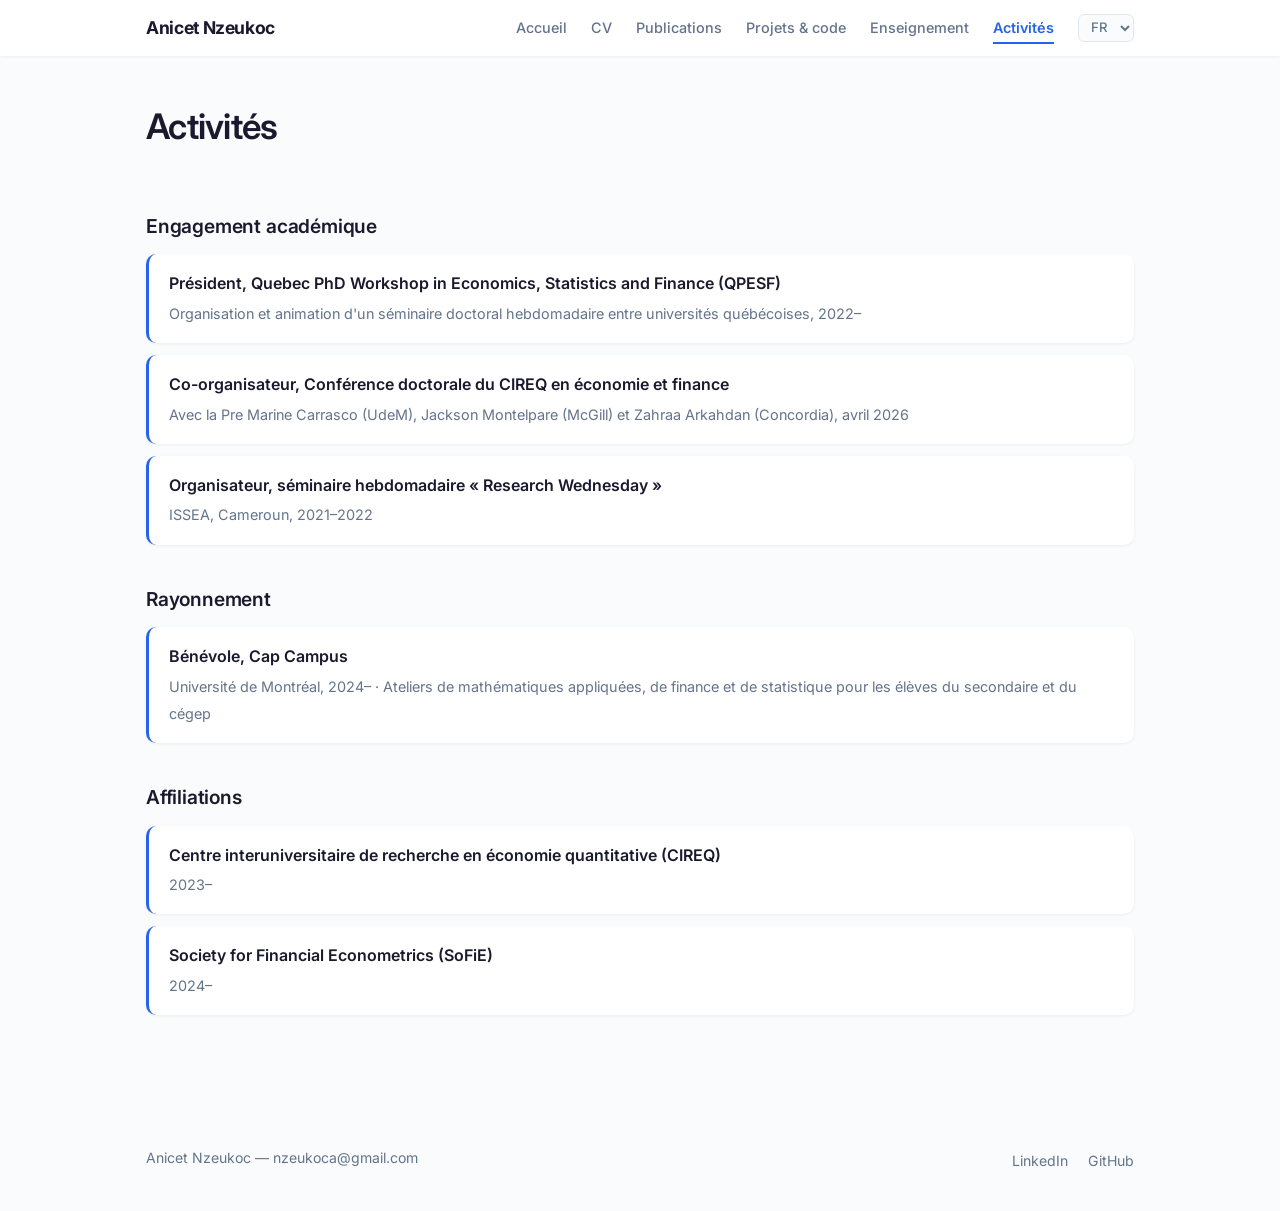
<file: fr/activities.html>
<!doctype html>
<html lang="fr">
<head>
  <meta charset="utf-8" />
  <meta name="viewport" content="width=device-width, initial-scale=1" />
  <title>Anicet Nzeukoc | Activités</title>
  <meta name="description" content="Anicet Nzeukoc — Doctorant en économie à l'Université de Montréal. Recherche en économétrie financière, analyse de données fonctionnelles et estimation de densités risque-neutres." />
  <link rel="stylesheet" href="../assets/css/style.css" />
</head>
<body>

  <nav>
    <div class="wrap nav-inner">
      <a href="index.html" class="nav-brand">Anicet Nzeukoc</a>
      <div class="nav-links">
        <a href="index.html">Accueil</a>
        <a href="cv.html">CV</a>
        <a href="papers.html">Publications</a>
        <a href="projects.html">Projets &amp; code</a>
        <a href="teaching.html">Enseignement</a>
        <a href="activities.html" class="active">Activités</a>
        <select class="lang-select" aria-label="Language" onchange="location.href=this.value;">
          <option value="../en/activities.html">EN</option>
          <option value="../fr/activities.html" selected>FR</option>
        </select>
      </div>
    </div>
  </nav>

  <main>
    <div class="wrap">
      <div class="page-header">
        <h1>Activités</h1>
      </div>

      <section class="cv-section">
        <h2>Engagement académique</h2>
        <div class="cv-item">
          <strong>Président, Quebec PhD Workshop in Economics, Statistics and Finance (QPESF)</strong>
          <span class="meta">Organisation et animation d'un séminaire doctoral hebdomadaire entre universités québécoises, 2022&ndash;</span>
        </div>
        <div class="cv-item">
          <strong>Co-organisateur, Conférence doctorale du CIREQ en économie et finance</strong>
          <span class="meta">Avec la Pre Marine Carrasco (UdeM), Jackson Montelpare (McGill) et Zahraa Arkahdan (Concordia), avril 2026</span>
        </div>
        <div class="cv-item">
          <strong>Organisateur, séminaire hebdomadaire «&nbsp;Research Wednesday&nbsp;»</strong>
          <span class="meta">ISSEA, Cameroun, 2021&ndash;2022</span>
        </div>
      </section>

      <section class="cv-section">
        <h2>Rayonnement</h2>
        <div class="cv-item">
          <strong>Bénévole, Cap Campus</strong>
          <span class="meta">Université de Montréal, 2024&ndash; &middot; Ateliers de mathématiques appliquées, de finance et de statistique pour les élèves du secondaire et du cégep</span>
        </div>
      </section>

      <section class="cv-section">
        <h2>Affiliations</h2>
        <div class="cv-item">
          <strong>Centre interuniversitaire de recherche en économie quantitative (CIREQ)</strong>
          <span class="meta">2023&ndash;</span>
        </div>
        <div class="cv-item">
          <strong>Society for Financial Econometrics (SoFiE)</strong>
          <span class="meta">2024&ndash;</span>
        </div>
      </section>
    </div>
  </main>

  <footer>
    <div class="wrap footer-inner">
      <p>Anicet Nzeukoc &mdash; <a href="mailto:nzeukoca@gmail.com">nzeukoca@gmail.com</a></p>
      <ul class="footer-links">
        <li><a href="https://www.linkedin.com/in/anicet-nzeukoc-660000156" target="_blank" rel="noopener">LinkedIn</a></li>
        <li><a href="https://github.com/AnicetNzeu" target="_blank" rel="noopener">GitHub</a></li>
      </ul>
    </div>
  </footer>

</body>
</html>
</file>
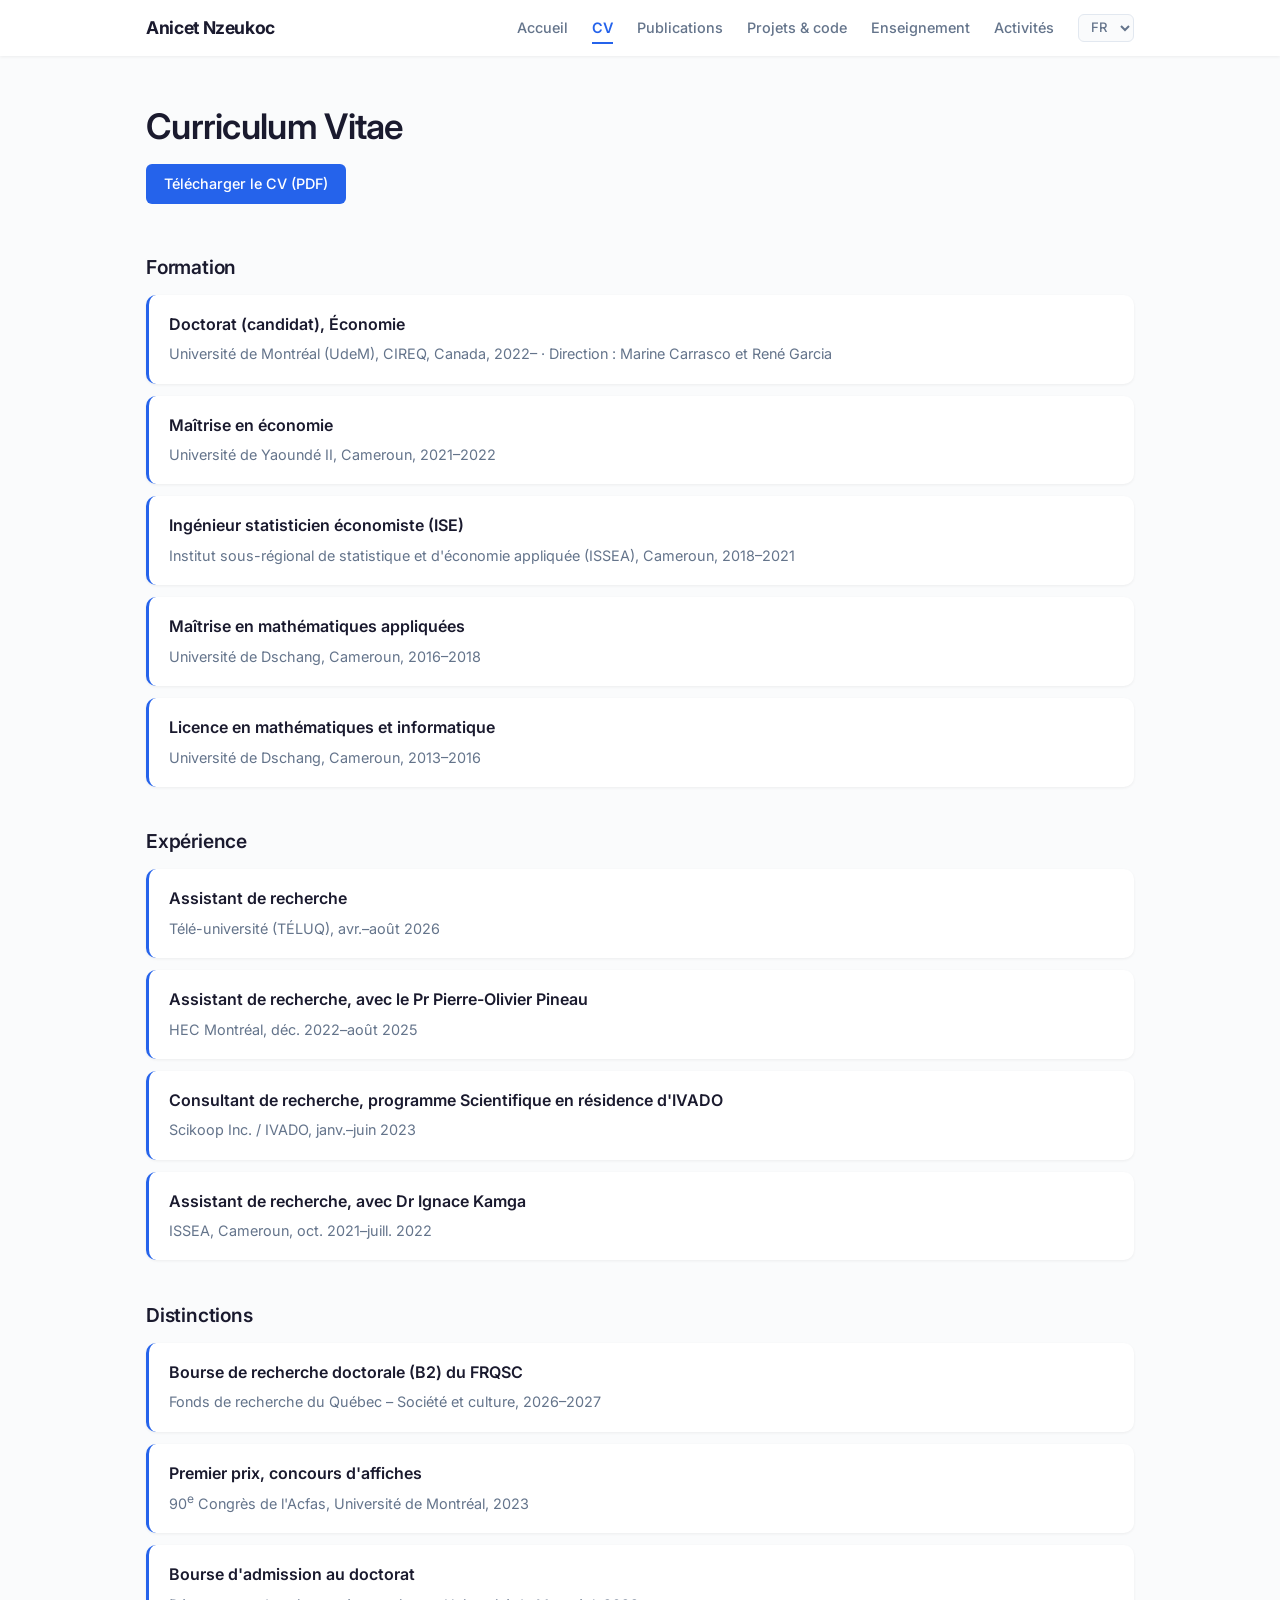
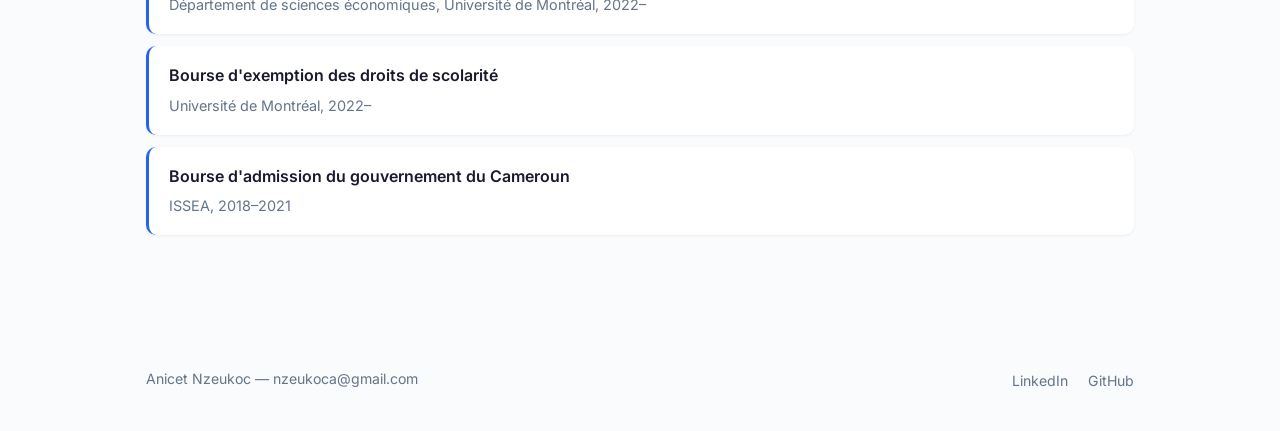
<file: fr/cv.html>
<!doctype html>
<html lang="fr">
<head>
  <meta charset="utf-8" />
  <meta name="viewport" content="width=device-width, initial-scale=1" />
  <title>Anicet Nzeukoc | CV</title>
  <meta name="description" content="Anicet Nzeukoc — Doctorant en économie à l'Université de Montréal. Recherche en économétrie financière, analyse de données fonctionnelles et estimation de densités risque-neutres." />
  <link rel="stylesheet" href="../assets/css/style.css" />
</head>
<body>

  <nav>
    <div class="wrap nav-inner">
      <a href="index.html" class="nav-brand">Anicet Nzeukoc</a>
      <div class="nav-links">
        <a href="index.html">Accueil</a>
        <a href="cv.html" class="active">CV</a>
        <a href="papers.html">Publications</a>
        <a href="projects.html">Projets &amp; code</a>
        <a href="teaching.html">Enseignement</a>
        <a href="activities.html">Activités</a>
        <select class="lang-select" aria-label="Language" onchange="location.href=this.value;">
          <option value="../en/cv.html">EN</option>
          <option value="../fr/cv.html" selected>FR</option>
        </select>
      </div>
    </div>
  </nav>

  <main>
    <div class="wrap">
      <div class="page-header">
        <h1>Curriculum Vitae</h1>
        <a href="../assets/Anicet_Nzeukoc_CV.pdf" download class="btn">Télécharger le CV (PDF)</a>
      </div>

      <section class="cv-section">
        <h2>Formation</h2>
        <div class="cv-item">
          <strong>Doctorat (candidat), Économie</strong>
          <span class="meta">Université de Montréal (UdeM), CIREQ, Canada, 2022&ndash; &middot; Direction&nbsp;: Marine Carrasco et René Garcia</span>
        </div>
        <div class="cv-item">
          <strong>Maîtrise en économie</strong>
          <span class="meta">Université de Yaoundé II, Cameroun, 2021&ndash;2022</span>
        </div>
        <div class="cv-item">
          <strong>Ingénieur statisticien économiste (ISE)</strong>
          <span class="meta">Institut sous-régional de statistique et d'économie appliquée (ISSEA), Cameroun, 2018&ndash;2021</span>
        </div>
        <div class="cv-item">
          <strong>Maîtrise en mathématiques appliquées</strong>
          <span class="meta">Université de Dschang, Cameroun, 2016&ndash;2018</span>
        </div>
        <div class="cv-item">
          <strong>Licence en mathématiques et informatique</strong>
          <span class="meta">Université de Dschang, Cameroun, 2013&ndash;2016</span>
        </div>
      </section>

      <section class="cv-section">
        <h2>Expérience</h2>
        <div class="cv-item">
          <strong>Assistant de recherche</strong>
          <span class="meta">Télé-université (TÉLUQ), avr.&ndash;août 2026</span>
        </div>
        <div class="cv-item">
          <strong>Assistant de recherche, avec le Pr Pierre-Olivier Pineau</strong>
          <span class="meta">HEC Montréal, déc. 2022&ndash;août 2025</span>
        </div>
        <div class="cv-item">
          <strong>Consultant de recherche, programme Scientifique en résidence d'IVADO</strong>
          <span class="meta">Scikoop Inc. / IVADO, janv.&ndash;juin 2023</span>
        </div>
        <div class="cv-item">
          <strong>Assistant de recherche, avec Dr Ignace Kamga</strong>
          <span class="meta">ISSEA, Cameroun, oct. 2021&ndash;juill. 2022</span>
        </div>
      </section>

      <section class="cv-section">
        <h2>Distinctions</h2>
        <div class="cv-item">
          <strong>Bourse de recherche doctorale (B2) du FRQSC</strong>
          <span class="meta">Fonds de recherche du Québec &ndash; Société et culture, 2026&ndash;2027</span>
        </div>
        <div class="cv-item">
          <strong>Premier prix, concours d'affiches</strong>
          <span class="meta">90<sup>e</sup> Congrès de l'Acfas, Université de Montréal, 2023</span>
        </div>
        <div class="cv-item">
          <strong>Bourse d'admission au doctorat</strong>
          <span class="meta">Département de sciences économiques, Université de Montréal, 2022&ndash;</span>
        </div>
        <div class="cv-item">
          <strong>Bourse d'exemption des droits de scolarité</strong>
          <span class="meta">Université de Montréal, 2022&ndash;</span>
        </div>
        <div class="cv-item">
          <strong>Bourse d'admission du gouvernement du Cameroun</strong>
          <span class="meta">ISSEA, 2018&ndash;2021</span>
        </div>
      </section>
    </div>
  </main>

  <footer>
    <div class="wrap footer-inner">
      <p>Anicet Nzeukoc &mdash; <a href="mailto:nzeukoca@gmail.com">nzeukoca@gmail.com</a></p>
      <ul class="footer-links">
        <li><a href="https://www.linkedin.com/in/anicet-nzeukoc-660000156" target="_blank" rel="noopener">LinkedIn</a></li>
        <li><a href="https://github.com/AnicetNzeu" target="_blank" rel="noopener">GitHub</a></li>
      </ul>
    </div>
  </footer>

</body>
</html>
</file>
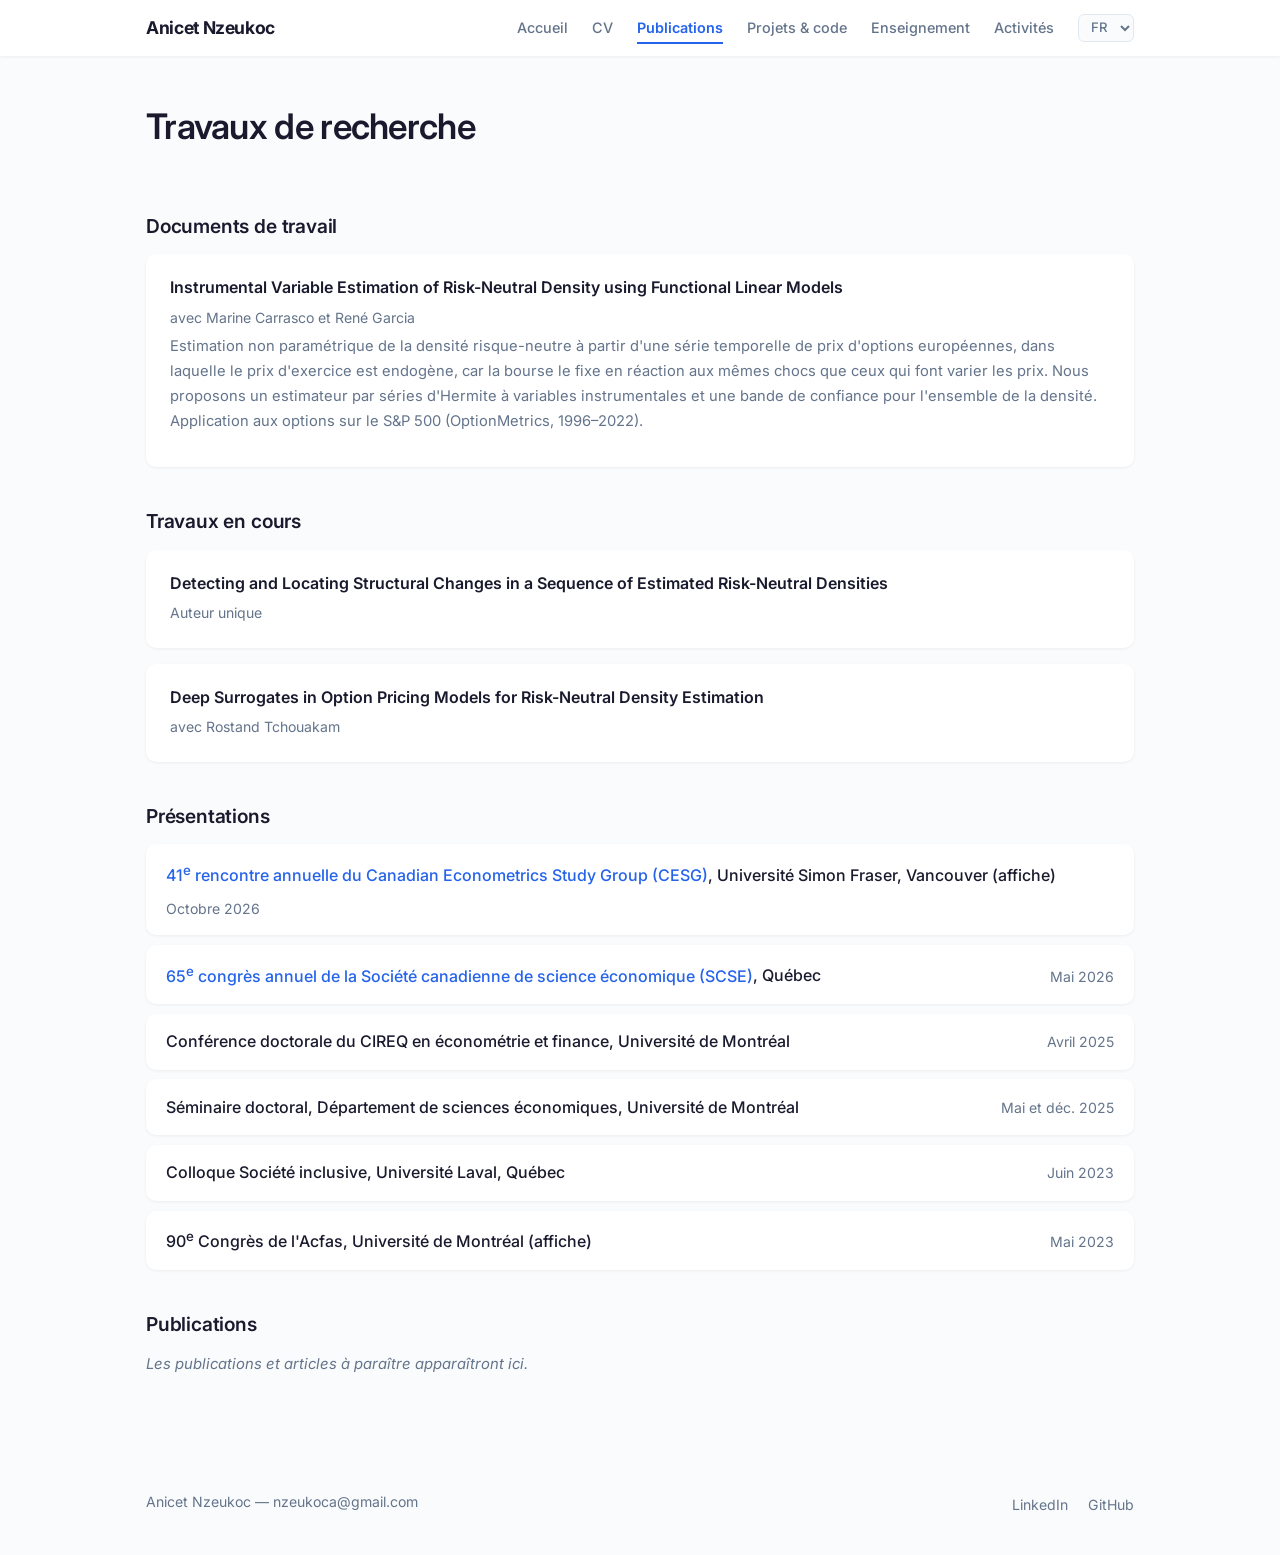
<file: fr/papers.html>
<!doctype html>
<html lang="fr">
<head>
  <meta charset="utf-8" />
  <meta name="viewport" content="width=device-width, initial-scale=1" />
  <title>Anicet Nzeukoc | Publications</title>
  <meta name="description" content="Anicet Nzeukoc — Doctorant en économie à l'Université de Montréal. Recherche en économétrie financière, analyse de données fonctionnelles et estimation de densités risque-neutres." />
  <link rel="stylesheet" href="../assets/css/style.css" />
</head>
<body>

  <nav>
    <div class="wrap nav-inner">
      <a href="index.html" class="nav-brand">Anicet Nzeukoc</a>
      <div class="nav-links">
        <a href="index.html">Accueil</a>
        <a href="cv.html">CV</a>
        <a href="papers.html" class="active">Publications</a>
        <a href="projects.html">Projets &amp; code</a>
        <a href="teaching.html">Enseignement</a>
        <a href="activities.html">Activités</a>
        <select class="lang-select" aria-label="Language" onchange="location.href=this.value;">
          <option value="../en/papers.html">EN</option>
          <option value="../fr/papers.html" selected>FR</option>
        </select>
      </div>
    </div>
  </nav>

  <main>
    <div class="wrap">
      <div class="page-header">
        <h1>Travaux de recherche</h1>
      </div>

      <h2>Documents de travail</h2>
      <div class="card">
        <div class="card-title">Instrumental Variable Estimation of Risk-Neutral Density using Functional Linear Models</div>
        <div class="card-meta">avec Marine Carrasco et René Garcia</div>
        <p class="card-desc">Estimation non paramétrique de la densité risque-neutre à partir d'une série temporelle de prix d'options européennes, dans laquelle le prix d'exercice est endogène, car la bourse le fixe en réaction aux mêmes chocs que ceux qui font varier les prix. Nous proposons un estimateur par séries d'Hermite à variables instrumentales et une bande de confiance pour l'ensemble de la densité. Application aux options sur le S&amp;P&nbsp;500 (OptionMetrics, 1996&ndash;2022).</p>
      </div>

      <h2>Travaux en cours</h2>
      <div class="card">
        <div class="card-title">Detecting and Locating Structural Changes in a Sequence of Estimated Risk-Neutral Densities</div>
        <div class="card-meta">Auteur unique</div>
      </div>
      <div class="card">
        <div class="card-title">Deep Surrogates in Option Pricing Models for Risk-Neutral Density Estimation</div>
        <div class="card-meta">avec Rostand Tchouakam</div>
      </div>

      <h2>Présentations</h2>
      <ul class="teaching-list">
        <li>
          <span class="course"><a href="https://caneconometrics.ca/" target="_blank" rel="noopener">41<sup>e</sup> rencontre annuelle du Canadian Econometrics Study Group (CESG)</a>, Université Simon Fraser, Vancouver (affiche)</span>
          <span class="term">Octobre 2026</span>
        </li>
        <li>
          <span class="course"><a href="https://editorialexpress.com/conference/SCSE2026/program/SCSE2026.html" target="_blank" rel="noopener">65<sup>e</sup> congrès annuel de la Société canadienne de science économique (SCSE)</a>, Québec</span>
          <span class="term">Mai 2026</span>
        </li>
        <li>
          <span class="course">Conférence doctorale du CIREQ en économétrie et finance, Université de Montréal</span>
          <span class="term">Avril 2025</span>
        </li>
        <li>
          <span class="course">Séminaire doctoral, Département de sciences économiques, Université de Montréal</span>
          <span class="term">Mai et déc. 2025</span>
        </li>
        <li>
          <span class="course">Colloque Société inclusive, Université Laval, Québec</span>
          <span class="term">Juin 2023</span>
        </li>
        <li>
          <span class="course">90<sup>e</sup> Congrès de l'Acfas, Université de Montréal (affiche)</span>
          <span class="term">Mai 2023</span>
        </li>
      </ul>

      <h2>Publications</h2>
      <p class="placeholder">Les publications et articles à paraître apparaîtront ici.</p>
    </div>
  </main>

  <footer>
    <div class="wrap footer-inner">
      <p>Anicet Nzeukoc &mdash; <a href="mailto:nzeukoca@gmail.com">nzeukoca@gmail.com</a></p>
      <ul class="footer-links">
        <li><a href="https://www.linkedin.com/in/anicet-nzeukoc-660000156" target="_blank" rel="noopener">LinkedIn</a></li>
        <li><a href="https://github.com/AnicetNzeu" target="_blank" rel="noopener">GitHub</a></li>
      </ul>
    </div>
  </footer>

</body>
</html>
</file>
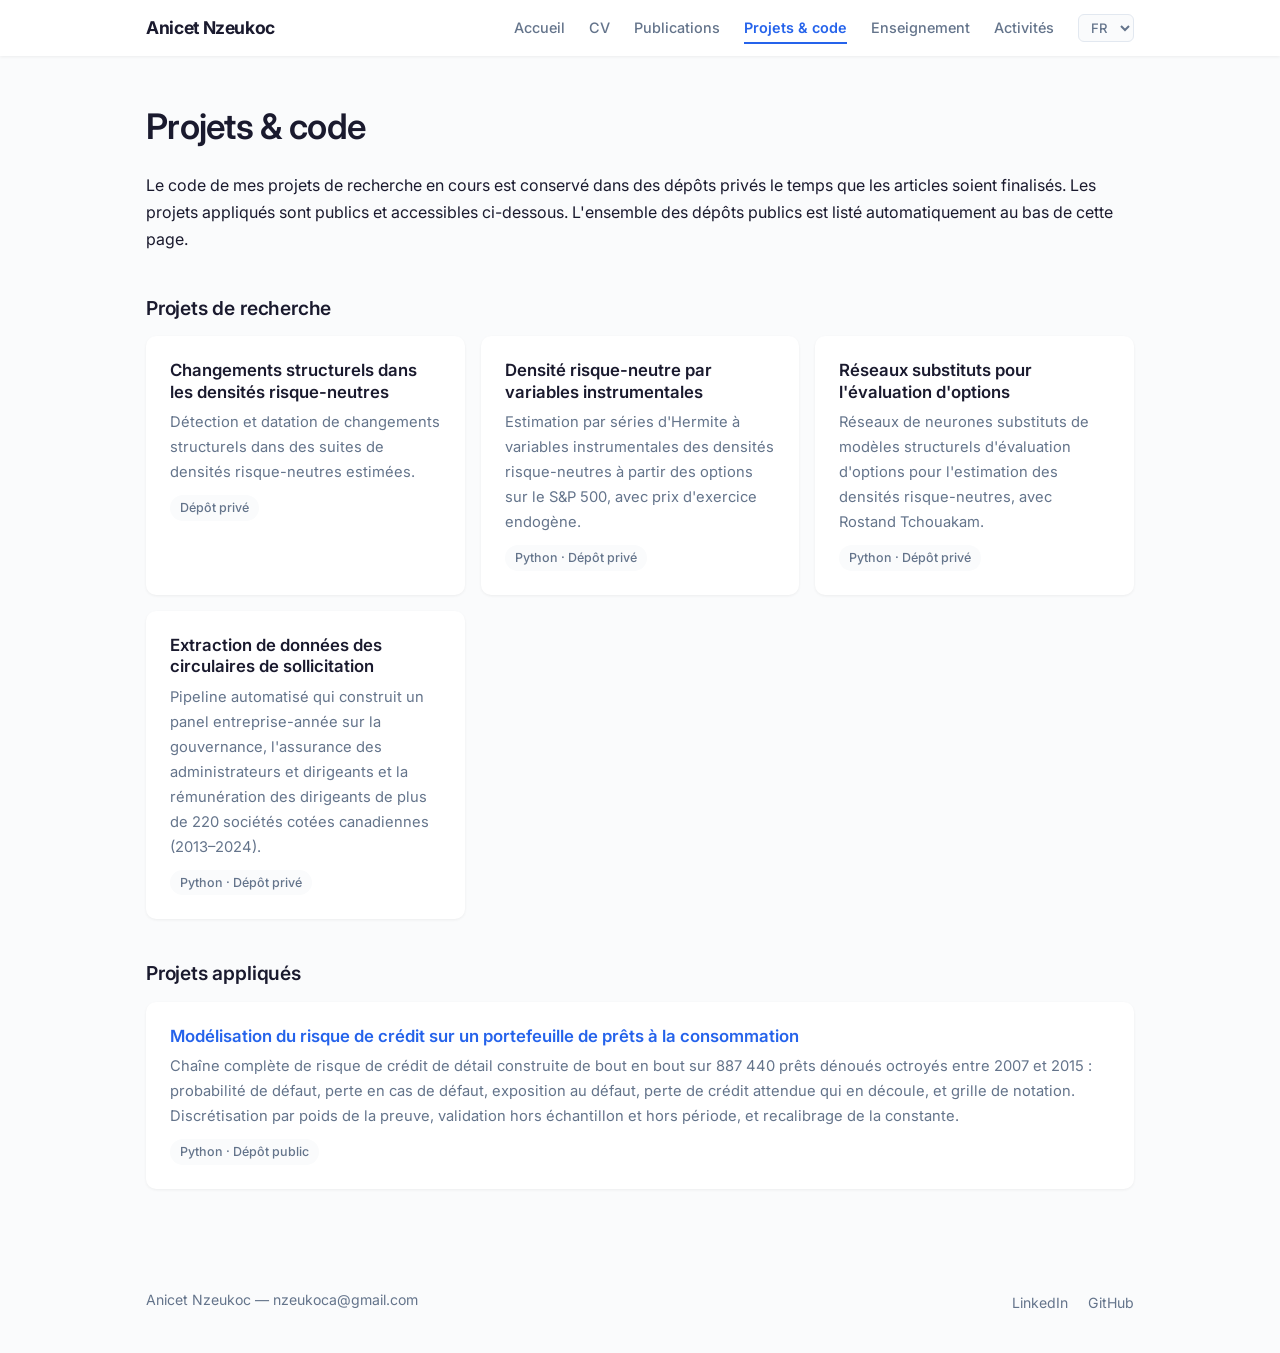
<file: fr/projects.html>
<!doctype html>
<html lang="fr">
<head>
  <meta charset="utf-8" />
  <meta name="viewport" content="width=device-width, initial-scale=1" />
  <title>Anicet Nzeukoc | Projets &amp; code</title>
  <meta name="description" content="Anicet Nzeukoc — Doctorant en économie à l'Université de Montréal. Recherche en économétrie financière, analyse de données fonctionnelles et estimation de densités risque-neutres." />
  <link rel="stylesheet" href="../assets/css/style.css" />
  <script src="../assets/js/repos.js" defer></script>
</head>
<body>

  <nav>
    <div class="wrap nav-inner">
      <a href="index.html" class="nav-brand">Anicet Nzeukoc</a>
      <div class="nav-links">
        <a href="index.html">Accueil</a>
        <a href="cv.html">CV</a>
        <a href="papers.html">Publications</a>
        <a href="projects.html" class="active">Projets &amp; code</a>
        <a href="teaching.html">Enseignement</a>
        <a href="activities.html">Activités</a>
        <select class="lang-select" aria-label="Language" onchange="location.href=this.value;">
          <option value="../en/projects.html">EN</option>
          <option value="../fr/projects.html" selected>FR</option>
        </select>
      </div>
    </div>
  </nav>

  <main>
    <div class="wrap">
      <div class="page-header">
        <h1>Projets &amp; code</h1>
      </div>

      <p>Le code de mes projets de recherche en cours est conservé dans des dépôts privés le temps que les articles soient finalisés. Les projets appliqués sont publics et accessibles ci-dessous. L'ensemble des dépôts publics est listé automatiquement au bas de cette page.</p>

      <h2>Projets de recherche</h2>
      <div class="project-grid">
        <div class="project-card">
          <h3>Changements structurels dans les densités risque-neutres</h3>
          <p>Détection et datation de changements structurels dans des suites de densités risque-neutres estimées.</p>
          <span class="tag">Dépôt privé</span>
        </div>
        <div class="project-card">
          <h3>Densité risque-neutre par variables instrumentales</h3>
          <p>Estimation par séries d'Hermite à variables instrumentales des densités risque-neutres à partir des options sur le S&amp;P&nbsp;500, avec prix d'exercice endogène.</p>
          <span class="tag">Python &middot; Dépôt privé</span>
        </div>
        <div class="project-card">
          <h3>Réseaux substituts pour l'évaluation d'options</h3>
          <p>Réseaux de neurones substituts de modèles structurels d'évaluation d'options pour l'estimation des densités risque-neutres, avec Rostand Tchouakam.</p>
          <span class="tag">Python &middot; Dépôt privé</span>
        </div>
        <div class="project-card">
          <h3>Extraction de données des circulaires de sollicitation</h3>
          <p>Pipeline automatisé qui construit un panel entreprise-année sur la gouvernance, l'assurance des administrateurs et dirigeants et la rémunération des dirigeants de plus de 220 sociétés cotées canadiennes (2013&ndash;2024).</p>
          <span class="tag">Python &middot; Dépôt privé</span>
        </div>
      </div>

      <h2>Projets appliqués</h2>
      <div class="project-grid">
        <div class="project-card">
          <h3><a href="https://github.com/AnicetNzeu/credit-risk-modeling" target="_blank" rel="noopener">Modélisation du risque de crédit sur un portefeuille de prêts à la consommation</a></h3>
          <p>Chaîne complète de risque de crédit de détail construite de bout en bout sur 887&nbsp;440 prêts dénoués octroyés entre 2007 et 2015 : probabilité de défaut, perte en cas de défaut, exposition au défaut, perte de crédit attendue qui en découle, et grille de notation. Discrétisation par poids de la preuve, validation hors échantillon et hors période, et recalibrage de la constante.</p>
          <span class="tag">Python &middot; Dépôt public</span>
        </div>
      </div>

      <section id="public-repos" hidden>
        <h2>Dépôts publics</h2>
        <div class="project-grid" id="repo-grid"></div>
      </section>
    </div>
  </main>

  <footer>
    <div class="wrap footer-inner">
      <p>Anicet Nzeukoc &mdash; <a href="mailto:nzeukoca@gmail.com">nzeukoca@gmail.com</a></p>
      <ul class="footer-links">
        <li><a href="https://www.linkedin.com/in/anicet-nzeukoc-660000156" target="_blank" rel="noopener">LinkedIn</a></li>
        <li><a href="https://github.com/AnicetNzeu" target="_blank" rel="noopener">GitHub</a></li>
      </ul>
    </div>
  </footer>

</body>
</html>
</file>
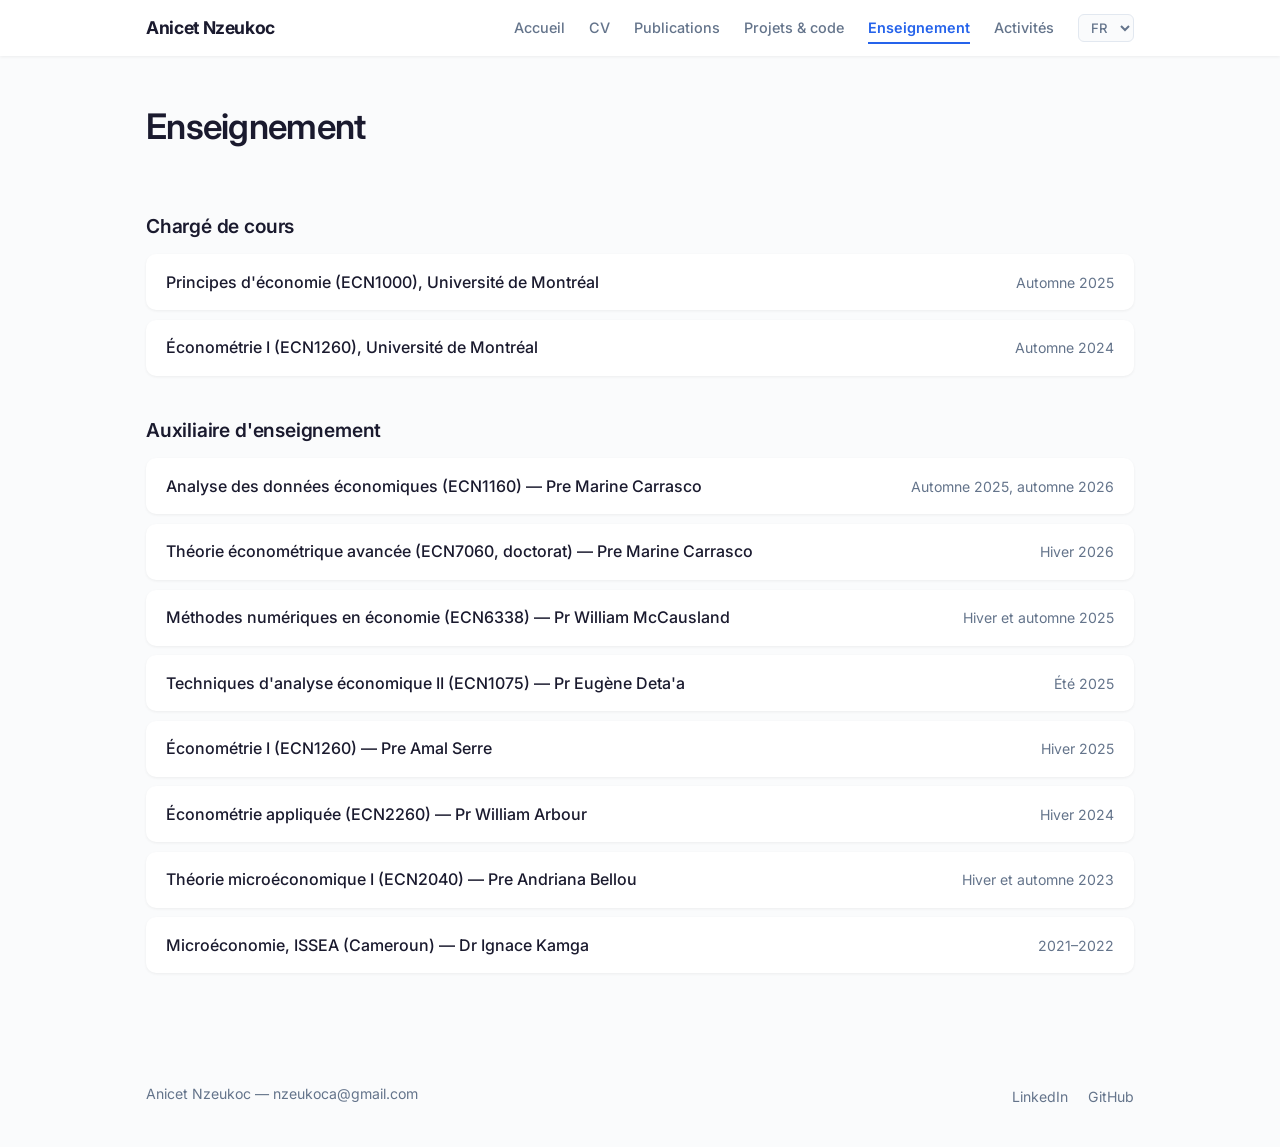
<file: fr/teaching.html>
<!doctype html>
<html lang="fr">
<head>
  <meta charset="utf-8" />
  <meta name="viewport" content="width=device-width, initial-scale=1" />
  <title>Anicet Nzeukoc | Enseignement</title>
  <meta name="description" content="Anicet Nzeukoc — Doctorant en économie à l'Université de Montréal. Recherche en économétrie financière, analyse de données fonctionnelles et estimation de densités risque-neutres." />
  <link rel="stylesheet" href="../assets/css/style.css" />
</head>
<body>

  <nav>
    <div class="wrap nav-inner">
      <a href="index.html" class="nav-brand">Anicet Nzeukoc</a>
      <div class="nav-links">
        <a href="index.html">Accueil</a>
        <a href="cv.html">CV</a>
        <a href="papers.html">Publications</a>
        <a href="projects.html">Projets &amp; code</a>
        <a href="teaching.html" class="active">Enseignement</a>
        <a href="activities.html">Activités</a>
        <select class="lang-select" aria-label="Language" onchange="location.href=this.value;">
          <option value="../en/teaching.html">EN</option>
          <option value="../fr/teaching.html" selected>FR</option>
        </select>
      </div>
    </div>
  </nav>

  <main>
    <div class="wrap">
      <div class="page-header">
        <h1>Enseignement</h1>
      </div>

      <h2>Chargé de cours</h2>
      <ul class="teaching-list">
        <li>
          <span class="course">Principes d'économie (ECN1000), Université de Montréal</span>
          <span class="term">Automne 2025</span>
        </li>
        <li>
          <span class="course">Économétrie I (ECN1260), Université de Montréal</span>
          <span class="term">Automne 2024</span>
        </li>
      </ul>

      <h2>Auxiliaire d'enseignement</h2>
      <ul class="teaching-list">
        <li>
          <span class="course">Analyse des données économiques (ECN1160) &mdash; Pre Marine Carrasco</span>
          <span class="term">Automne 2025, automne 2026</span>
        </li>
        <li>
          <span class="course">Théorie économétrique avancée (ECN7060, doctorat) &mdash; Pre Marine Carrasco</span>
          <span class="term">Hiver 2026</span>
        </li>
        <li>
          <span class="course">Méthodes numériques en économie (ECN6338) &mdash; Pr William McCausland</span>
          <span class="term">Hiver et automne 2025</span>
        </li>
        <li>
          <span class="course">Techniques d'analyse économique II (ECN1075) &mdash; Pr Eugène Deta'a</span>
          <span class="term">Été 2025</span>
        </li>
        <li>
          <span class="course">Économétrie I (ECN1260) &mdash; Pre Amal Serre</span>
          <span class="term">Hiver 2025</span>
        </li>
        <li>
          <span class="course">Économétrie appliquée (ECN2260) &mdash; Pr William Arbour</span>
          <span class="term">Hiver 2024</span>
        </li>
        <li>
          <span class="course">Théorie microéconomique I (ECN2040) &mdash; Pre Andriana Bellou</span>
          <span class="term">Hiver et automne 2023</span>
        </li>
        <li>
          <span class="course">Microéconomie, ISSEA (Cameroun) &mdash; Dr Ignace Kamga</span>
          <span class="term">2021&ndash;2022</span>
        </li>
      </ul>
    </div>
  </main>

  <footer>
    <div class="wrap footer-inner">
      <p>Anicet Nzeukoc &mdash; <a href="mailto:nzeukoca@gmail.com">nzeukoca@gmail.com</a></p>
      <ul class="footer-links">
        <li><a href="https://www.linkedin.com/in/anicet-nzeukoc-660000156" target="_blank" rel="noopener">LinkedIn</a></li>
        <li><a href="https://github.com/AnicetNzeu" target="_blank" rel="noopener">GitHub</a></li>
      </ul>
    </div>
  </footer>

</body>
</html>
</file>
<file: assets/css/style.css>
/* Anicet Nzeukoc — Academic Website */

@import url('https://fonts.googleapis.com/css2?family=Inter:wght@400;500;600;700&display=swap');

:root {
  --text: #1a1a2e;
  --text-light: #64748b;
  --accent: #2563eb;
  --accent-hover: #1d4ed8;
  --bg: #fafbfc;
  --bg-card: #fff;
  --bg-nav: #fff;
  --shadow-sm: 0 1px 3px rgba(0, 0, 0, 0.06);
  --shadow-md: 0 4px 12px rgba(0, 0, 0, 0.06);
  --radius: 10px;
}

*, *::before, *::after { box-sizing: border-box; margin: 0; padding: 0; }

html { scroll-behavior: smooth; }

body {
  font-family: 'Inter', system-ui, -apple-system, sans-serif;
  font-size: 16px;
  line-height: 1.7;
  color: var(--text);
  background: var(--bg);
  -webkit-font-smoothing: antialiased;
}

a {
  color: var(--accent);
  text-decoration: none;
  transition: color 0.2s;
}
a:hover { color: var(--accent-hover); }

h1, h2, h3 { font-weight: 600; line-height: 1.3; color: var(--text); }
h1 { font-size: clamp(1.5rem, 3vw, 2rem); margin-bottom: 0.4em; }
h2 { font-size: 1.2rem; margin: 2.2em 0 0.8em; letter-spacing: -0.01em; }
h3 { font-size: 1.05rem; }

p { margin-bottom: 0.9em; }
ul { padding-left: 1.3em; }
li { margin-bottom: 0.5em; }
hr { display: none; }
img { max-width: 100%; height: auto; display: block; }
strong { font-weight: 600; }

/* Container */
.wrap {
  max-width: 1100px;
  margin: 0 auto;
  padding: 0 clamp(20px, 5vw, 56px);
}

/* Navigation */
nav {
  background: var(--bg-nav);
  padding: 0;
  position: sticky;
  top: 0;
  z-index: 100;
  box-shadow: var(--shadow-sm);
}

.nav-inner {
  display: flex;
  align-items: center;
  flex-wrap: wrap;
  gap: 8px 20px;
  min-height: 56px;
}

.nav-brand {
  font-weight: 700;
  font-size: 1.1rem;
  color: var(--text);
  margin-right: auto;
  letter-spacing: -0.02em;
}
.nav-brand:hover { color: var(--text); }

.nav-links {
  display: flex;
  flex-wrap: wrap;
  gap: 4px 24px;
  align-items: center;
}

.nav-links a {
  color: var(--text-light);
  font-size: 0.9rem;
  font-weight: 500;
  padding: 4px 0;
  position: relative;
  transition: color 0.2s;
}
.nav-links a::after {
  content: '';
  position: absolute;
  bottom: 0;
  left: 0;
  width: 0;
  height: 2px;
  background: var(--accent);
  transition: width 0.25s ease;
}
.nav-links a:hover { color: var(--accent); }
.nav-links a:hover::after { width: 100%; }
.nav-links a.active { color: var(--accent); font-weight: 600; }
.nav-links a.active::after { width: 100%; }

.lang-select {
  font-family: inherit;
  font-size: 0.82rem;
  font-weight: 500;
  padding: 4px 8px;
  border: 1px solid #e2e8f0;
  border-radius: 6px;
  color: var(--text-light);
  background: var(--bg);
  cursor: pointer;
  transition: border-color 0.2s;
}
.lang-select:hover { border-color: var(--accent); }

/* Page header */
.page-header {
  padding: 2.5em 0 0.5em;
}

.page-header h1 {
  font-size: clamp(1.6rem, 3.5vw, 2.2rem);
  letter-spacing: -0.02em;
}

.page-header p {
  color: var(--text-light);
  font-size: 0.95rem;
}

.page-header .subtitle {
  font-size: 1.05rem;
  color: var(--text-light);
  margin-top: 0.2em;
}

/* Home layout */
.home-grid {
  display: grid;
  grid-template-columns: 1fr 260px;
  gap: 56px;
  align-items: start;
  padding-top: 2.5em;
}

.profile-img {
  width: 100%;
  border-radius: var(--radius);
  box-shadow: var(--shadow-md);
}

/* Main */
main {
  padding: 0.5em 0 4em;
  min-height: 60vh;
}

/* Sections */
.section { margin-bottom: 1.5em; }

/* Cards for content items */
.card {
  background: var(--bg-card);
  border-radius: var(--radius);
  padding: 1.25em 1.5em;
  margin-bottom: 1em;
  box-shadow: var(--shadow-sm);
  transition: box-shadow 0.2s;
}
.card:hover { box-shadow: var(--shadow-md); }

.card-title {
  font-weight: 600;
  font-size: 1rem;
  margin-bottom: 0.25em;
}

.card-meta {
  color: var(--text-light);
  font-size: 0.88rem;
}

.card-desc {
  color: var(--text-light);
  font-size: 0.92rem;
  margin-top: 0.3em;
}

/* Item (inline lists like CV) */
.item { margin-bottom: 1.2em; }
.item-title { font-weight: 600; }
.item-meta { color: var(--text-light); font-size: 0.93rem; }

/* CV sections with left accent */
.cv-section {
  margin-bottom: 2em;
}

.cv-item {
  background: var(--bg-card);
  border-radius: var(--radius);
  padding: 1em 1.25em;
  margin-bottom: 0.75em;
  box-shadow: var(--shadow-sm);
  border-left: 3px solid var(--accent);
}

.cv-item strong {
  display: block;
  margin-bottom: 0.15em;
}

.cv-item .meta {
  color: var(--text-light);
  font-size: 0.9rem;
}

/* News / upcoming items */
.news-item {
  background: var(--bg-card);
  border-radius: var(--radius);
  padding: 1em 1.25em;
  margin-bottom: 0.75em;
  box-shadow: var(--shadow-sm);
  line-height: 1.6;
}

/* Code project cards */
.project-grid {
  display: grid;
  grid-template-columns: repeat(auto-fit, minmax(280px, 1fr));
  gap: 1em;
}

.project-card {
  background: var(--bg-card);
  border-radius: var(--radius);
  padding: 1.5em;
  box-shadow: var(--shadow-sm);
  transition: box-shadow 0.25s, transform 0.25s;
}
.project-card:hover {
  box-shadow: var(--shadow-md);
  transform: translateY(-2px);
}

.project-card h3 {
  margin-bottom: 0.4em;
}

.project-card p {
  color: var(--text-light);
  font-size: 0.92rem;
  margin: 0;
}

/* Teaching table-style */
.teaching-list {
  list-style: none;
  padding: 0;
}

.teaching-list li {
  background: var(--bg-card);
  border-radius: var(--radius);
  padding: 0.9em 1.25em;
  margin-bottom: 0.6em;
  box-shadow: var(--shadow-sm);
  display: flex;
  justify-content: space-between;
  align-items: baseline;
  flex-wrap: wrap;
  gap: 0.5em;
}

.teaching-list .course { font-weight: 500; }
.teaching-list .term { color: var(--text-light); font-size: 0.88rem; white-space: nowrap; }

/* Placeholder text */
.placeholder {
  color: var(--text-light);
  font-style: italic;
  font-size: 0.93rem;
}

/* Download button */
.btn {
  display: inline-flex;
  align-items: center;
  gap: 6px;
  padding: 8px 18px;
  background: var(--accent);
  color: #fff;
  border-radius: 6px;
  font-size: 0.9rem;
  font-weight: 500;
  transition: background 0.2s;
}
.btn:hover { background: var(--accent-hover); color: #fff; }

/* Footer */
footer {
  padding: 2.5em 0 2em;
  color: var(--text-light);
  font-size: 0.88rem;
}

footer a { color: var(--text-light); transition: color 0.2s; }
footer a:hover { color: var(--accent); }

.footer-inner {
  display: flex;
  justify-content: space-between;
  align-items: center;
  flex-wrap: wrap;
  gap: 1em;
}

.footer-links {
  display: flex;
  flex-wrap: wrap;
  gap: 6px 20px;
  list-style: none;
  padding: 0;
}

/* Responsive */
@media (max-width: 768px) {
  .home-grid {
    grid-template-columns: 1fr;
    gap: 24px;
  }
  .home-grid .profile-col { order: -1; }
  .profile-img { max-width: 200px; }
  .page-header h1 { font-size: 1.5rem; }
  h2 { margin-top: 1.5em; }
  .project-grid { grid-template-columns: 1fr; }
  .teaching-list li { flex-direction: column; gap: 0.2em; }
  .footer-inner { flex-direction: column; align-items: flex-start; }
}

@media (min-width: 769px) and (max-width: 1024px) {
  .home-grid {
    grid-template-columns: 1fr 220px;
    gap: 40px;
  }
}

/* Additions for this site */
.card-meta { margin-bottom: 0.2em; }

.tag {
  display: inline-block;
  margin-top: 0.8em;
  padding: 2px 10px;
  border-radius: 999px;
  background: var(--bg);
  color: var(--text-light);
  font-size: 0.78rem;
  font-weight: 500;
}

[hidden] { display: none !important; }
</file>
